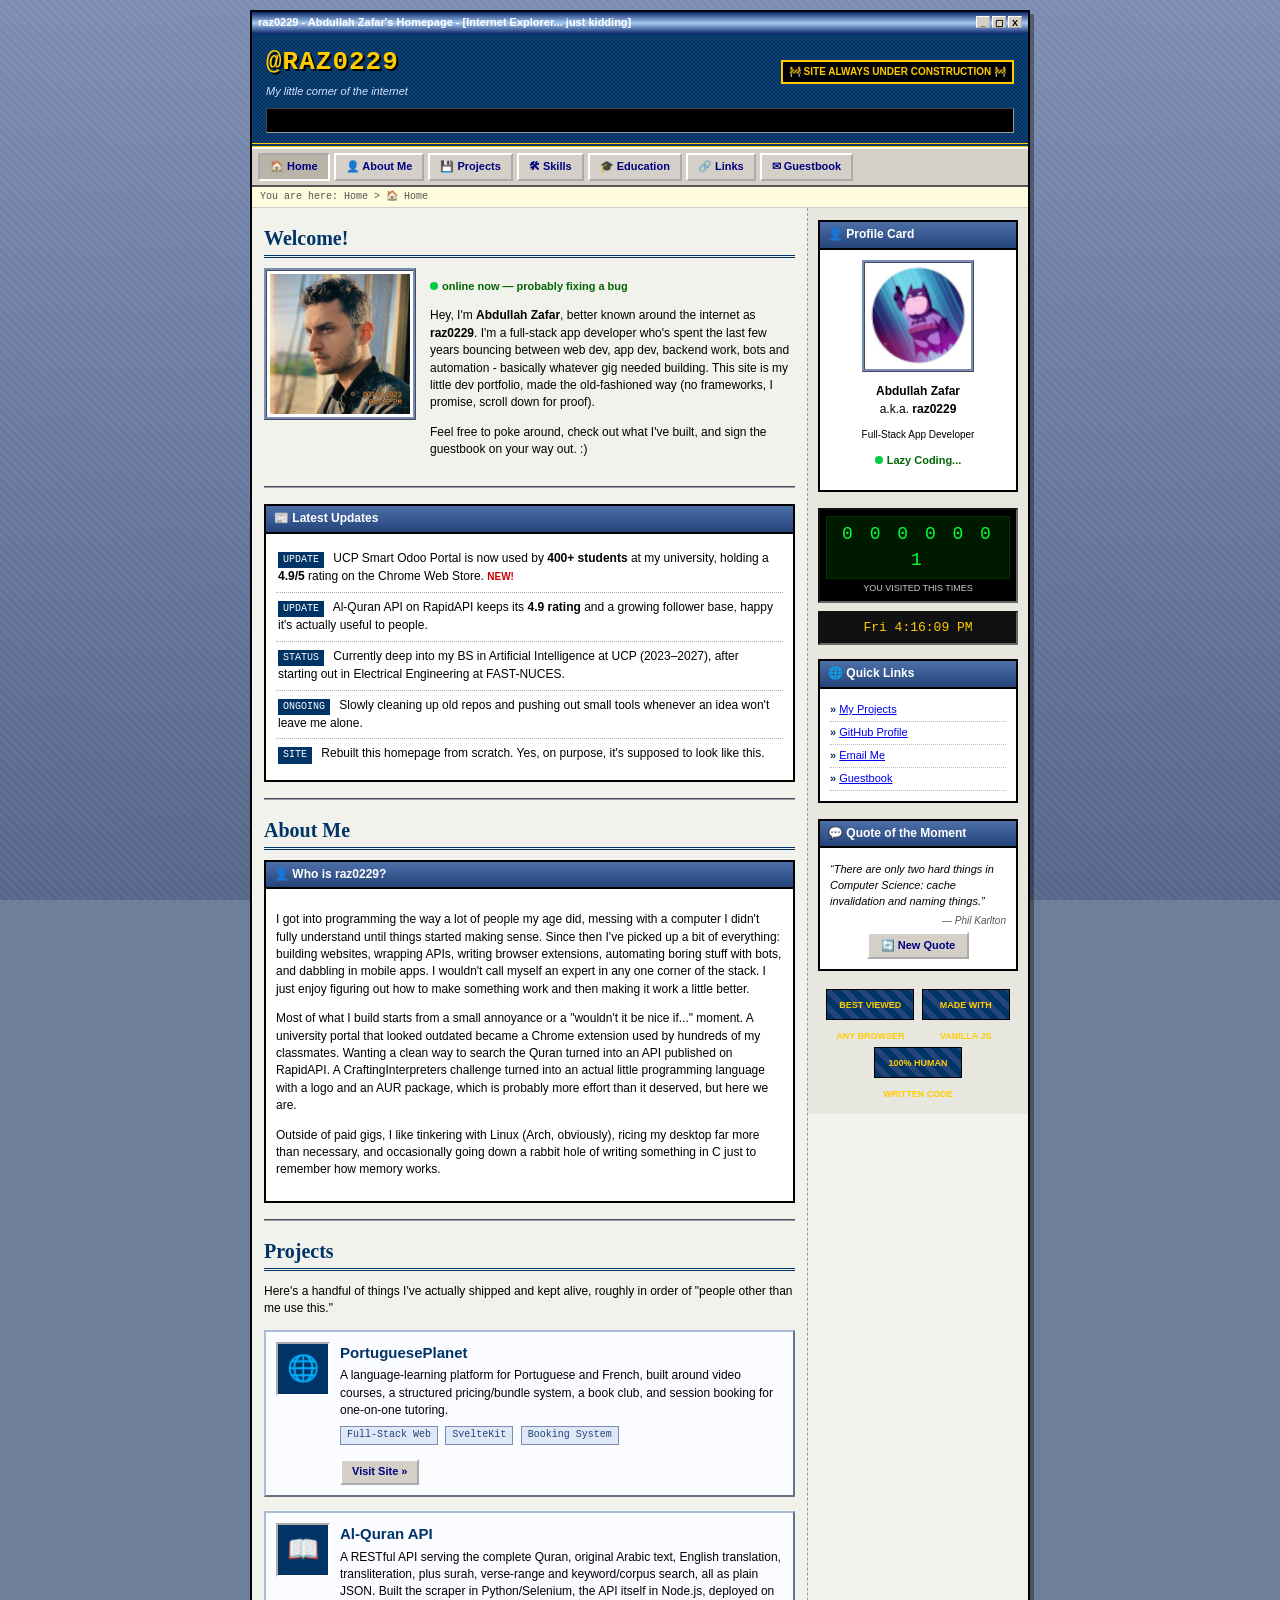
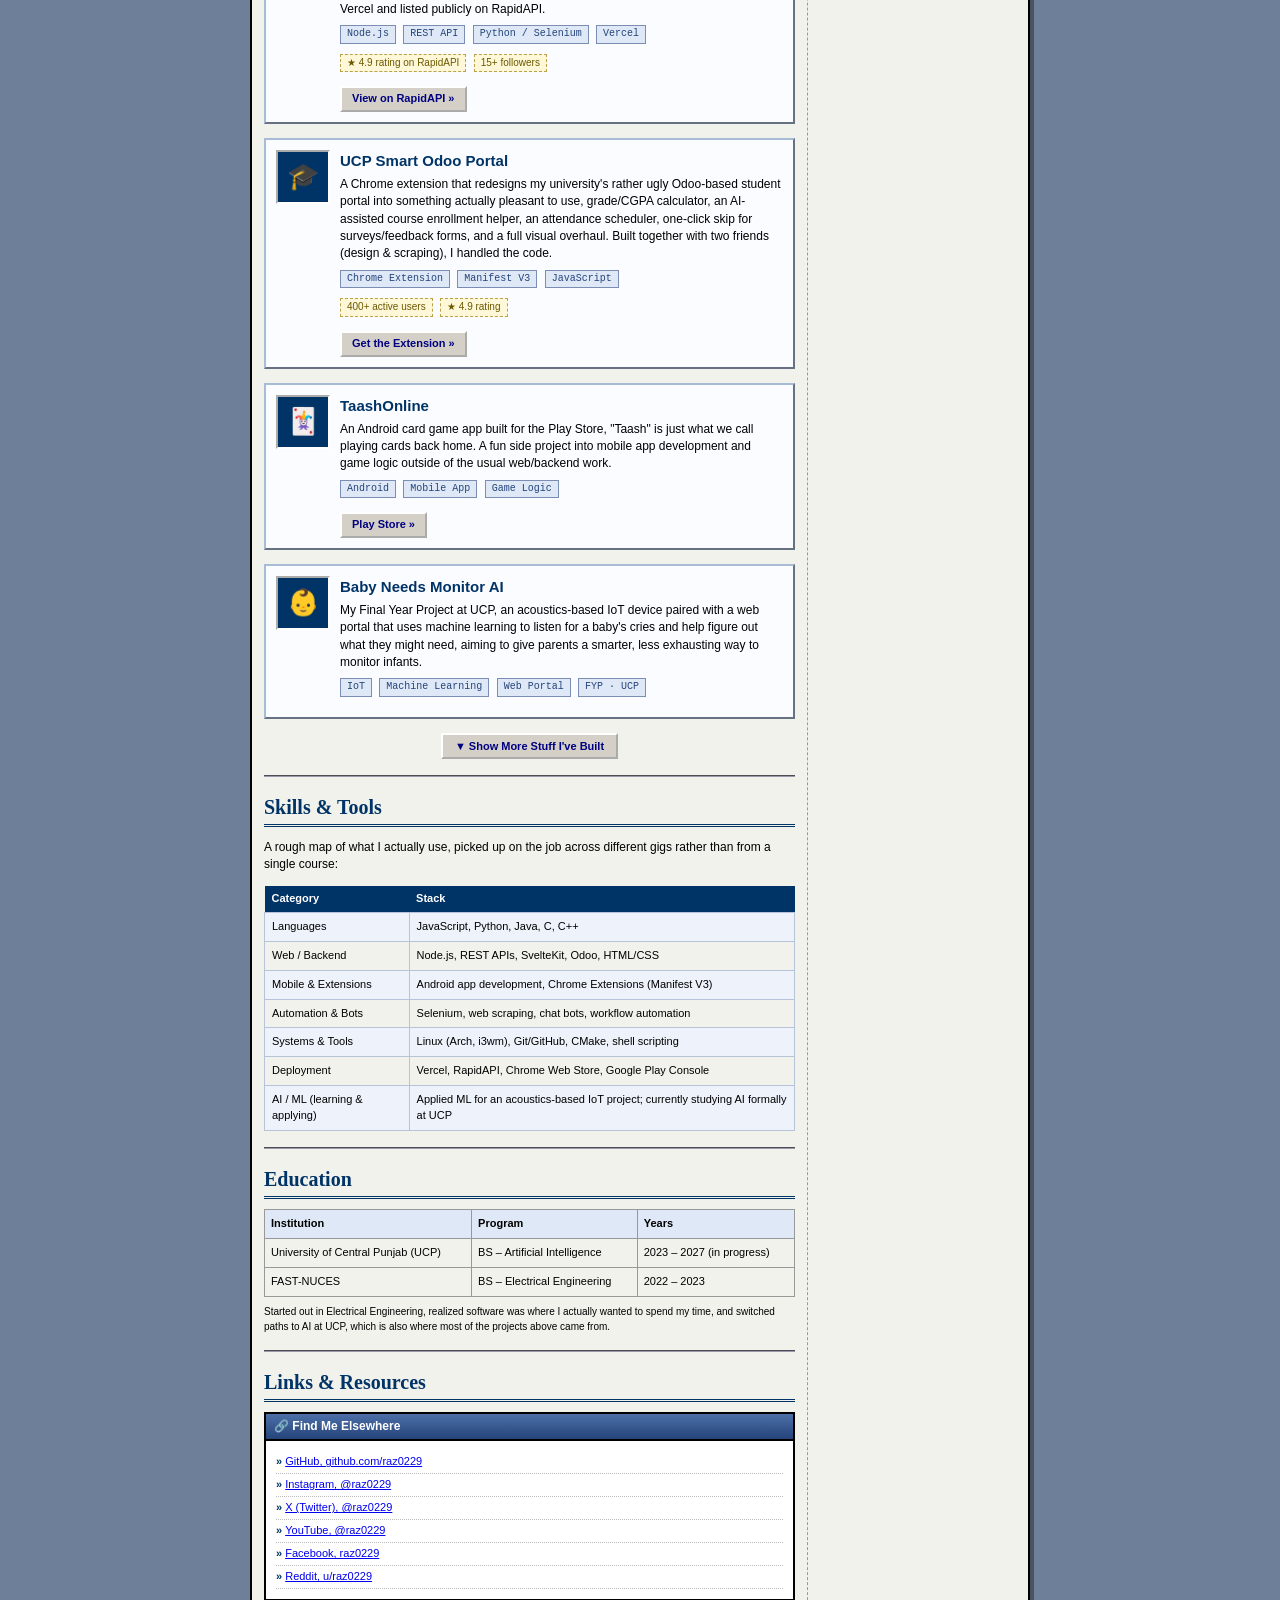
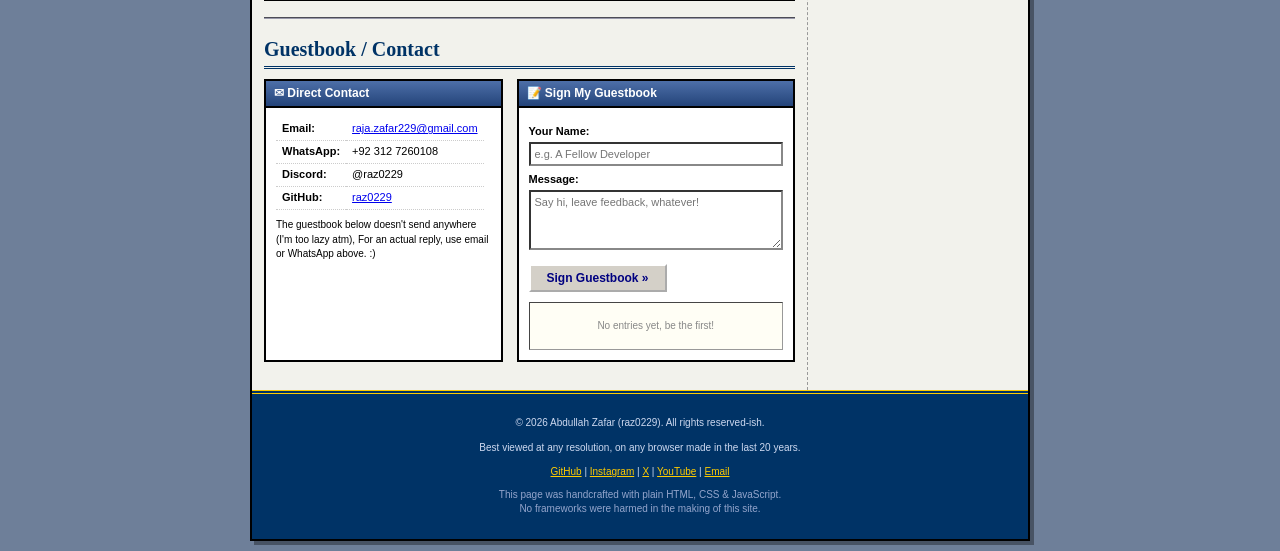
<file: index.html>
<!DOCTYPE html>
<html lang="en">
<head>
<meta charset="UTF-8">
<meta name="viewport" content="width=device-width, initial-scale=1.0">
<title>Abdullah Zafar (raz0229) :: Developer's Homepage</title>
<meta name="description" content="The official homepage of Abdullah Zafar, a.k.a raz0229 - full-stack app developer.">
<link rel="stylesheet" href="style.css">
</head>
<body>

<!-- ===================== FAKE LOADING SPLASH ===================== -->
<div id="loadingSplash">
  <div>LOADING RAZ0229.GITHUB>IO<span class="blinker">_</span></div>
  <div class="loadBarOuter"><div class="loadBarInner" id="loadBarInner"></div></div>
  <button id="skipLoading" type="button">skip intro »</button>
</div>

<div id="pageWrapper">

  <!-- fake browser-window title bar, just for the vibe -->
  <div class="fakeTitleBar">
    <span>raz0229 - Abdullah Zafar's Homepage - [Internet Explorer... just kidding]</span>
    <span class="winBtns"><span>_</span><span>▢</span><span>X</span></span>
  </div>

  <!-- ===================== HEADER ===================== -->
  <header id="siteHeader">
    <div class="headerTop">
      <div class="logoBlock">
        <h1>@RAZ0229</h1>
        <p class="tagline">My little corner of the internet</p>
      </div>
      <div class="underConstruction">
        🚧 SITE ALWAYS UNDER CONSTRUCTION <span class="blinker">🚧</span>
      </div>
    </div>
    <div class="tickerBar">
      <span class="tickerTrack">
        Welcome to my homepage! &nbsp;•&nbsp; UCP Smart Portal just crossed 400+ students &nbsp;•&nbsp;
        Al-Quran API is live on RapidAPI with a 4.9 rating &nbsp;•&nbsp;
        Currently studying BS Artificial Intelligence at UCP &nbsp;•&nbsp;
        Thanks for stopping by, don't forget to sign my guestbook! &nbsp;•&nbsp;
      </span>
    </div>
  </header>

  <!-- ===================== NAV ===================== -->
  <button class="navToggle" id="navToggle" type="button">☰ Menu</button>
  <nav id="mainNav">
    <ul id="navList">
      <li><a class="navBtn active" href="#home">🏠 Home</a></li>
      <li><a class="navBtn" href="#about">👤 About Me</a></li>
      <li><a class="navBtn" href="#projects">💾 Projects</a></li>
      <li><a class="navBtn" href="#skills">🛠 Skills</a></li>
      <li><a class="navBtn" href="#education">🎓 Education</a></li>
      <li><a class="navBtn" href="#links">🔗 Links</a></li>
      <li><a class="navBtn" href="#contact">✉ Guestbook</a></li>
    </ul>
  </nav>
  <div class="breadcrumb">You are here: <span id="breadcrumbText">Home > 🏠 Home</span></div>

  <!-- ===================== CONTENT ===================== -->
  <div class="contentArea">

    <!-- ---------------- MAIN COLUMN ---------------- -->
    <main id="mainColumn">

      <section id="home">
        <h2 class="sectionHeading">Welcome!</h2>
        <div class="welcomeRow">
          <div class="pfpFrame">
            <img src="raz-photo.jpg" alt="Photo of Abdullah Zafar">
          </div>
          <div class="welcomeText">
            <p class="statusLine"><span class="dot"></span>online now &mdash; probably fixing a bug</p>
            <p>Hey, I'm <b>Abdullah Zafar</b>, better known around the internet as <b>raz0229</b>. I'm a
            full-stack app developer who's spent the last few years bouncing between web dev, app dev,
            backend work, bots and automation - basically whatever gig needed building. This site is my
            little dev portfolio, made the old-fashioned way (no frameworks, I promise, scroll down for proof).</p>
            <p>Feel free to poke around, check out what I've built, and sign the guestbook on your way out. :)</p>
          </div>
        </div>

        <hr class="old">

        <div class="retroBox">
          <div class="boxTitle">📰 Latest Updates</div>
          <div class="boxBody">
            <ul class="newsList">
              <li><span class="newsDate">UPDATE</span> UCP Smart Odoo Portal is now used by <b>400+ students</b> at my university, holding a <b>4.9/5</b> rating on the Chrome Web Store. <span class="newTag">NEW!</span></li>
              <li><span class="newsDate">UPDATE</span> Al-Quran API on RapidAPI keeps its <b>4.9 rating</b> and a growing follower base, happy it's actually useful to people.</li>
              <li><span class="newsDate">STATUS</span> Currently deep into my BS in Artificial Intelligence at UCP (2023–2027), after starting out in Electrical Engineering at FAST-NUCES.</li>
              <li><span class="newsDate">ONGOING</span> Slowly cleaning up old repos and pushing out small tools whenever an idea won't leave me alone.</li>
              <li><span class="newsDate">SITE</span> Rebuilt this homepage from scratch. Yes, on purpose, it's supposed to look like this.</li>
            </ul>
          </div>
        </div>
      </section>

      <hr class="old">

      <section id="about">
        <h2 class="sectionHeading">About Me</h2>
        <div class="retroBox">
          <div class="boxTitle">👤 Who is raz0229?</div>
          <div class="boxBody">
            <p>I got into programming the way a lot of people my age did, messing with a computer I didn't
            fully understand until things started making sense. Since then I've picked up a bit of
            everything: building websites, wrapping APIs, writing browser extensions, automating boring
            stuff with bots, and dabbling in mobile apps. I wouldn't call myself an expert in any one
            corner of the stack. I just enjoy figuring out how to make something work and then making it
            work a little better.</p>
            <p>Most of what I build starts from a small annoyance or a "wouldn't it be nice if..." moment.
            A university portal that looked outdated became a Chrome extension used by hundreds of my
            classmates. Wanting a clean way to search the Quran turned into an API published on RapidAPI.
            A CraftingInterpreters challenge turned into an actual little programming language with a
            logo and an AUR package, which is probably more effort than it deserved, but here we are.</p>
            <p>Outside of paid gigs, I like tinkering with Linux (Arch, obviously), ricing my desktop far
            more than necessary, and occasionally going down a rabbit hole of writing something in C just
            to remember how memory works.</p>
          </div>
        </div>
      </section>

      <hr class="old">

      <section id="projects">
        <h2 class="sectionHeading">Projects</h2>
        <p>Here's a handful of things I've actually shipped and kept alive, roughly in order of
        "people other than me use this."</p>

        <!-- PortuguesePlanet -->
        <div class="projectCard">
          <div class="projectIcon">🌐</div>
          <div class="projectInfo">
            <h3>PortuguesePlanet</h3>
            <p>A language-learning platform for Portuguese and French, built around video courses, a
            structured pricing/bundle system, a book club, and session booking for one-on-one tutoring.</p>
            <div class="tagRow">
              <span class="tag">Full-Stack Web</span>
              <span class="tag">SvelteKit</span>
              <span class="tag">Booking System</span>
            </div>
            <a class="visitBtn" href="https://portugueseplanet.com" target="_blank" rel="noopener">Visit Site »</a>
          </div>
        </div>

        <!-- Al-Quran API -->
        <div class="projectCard">
          <div class="projectIcon">📖</div>
          <div class="projectInfo">
            <h3>Al-Quran API</h3>
            <p>A RESTful API serving the complete Quran, original Arabic text, English translation,
            transliteration, plus surah, verse-range and keyword/corpus search, all as plain JSON.
            Built the scraper in Python/Selenium, the API itself in Node.js, deployed on Vercel and
            listed publicly on RapidAPI.</p>
            <div class="tagRow">
              <span class="tag">Node.js</span>
              <span class="tag">REST API</span>
              <span class="tag">Python / Selenium</span>
              <span class="tag">Vercel</span>
            </div>
            <div class="tagRow">
              <span class="statBadge">★ 4.9 rating on RapidAPI</span>
              <span class="statBadge">15+ followers</span>
            </div>
            <a class="visitBtn" href="https://rapidapi.com/raz0229/api/al-quran1" target="_blank" rel="noopener">View on RapidAPI »</a>
          </div>
        </div>

        <!-- UCP Smart Portal -->
        <div class="projectCard">
          <div class="projectIcon">🎓</div>
          <div class="projectInfo">
            <h3>UCP Smart Odoo Portal</h3>
            <p>A Chrome extension that redesigns my university's rather ugly Odoo-based student portal
            into something actually pleasant to use, grade/CGPA calculator, an AI-assisted course
            enrollment helper, an attendance scheduler, one-click skip for surveys/feedback forms, and a
            full visual overhaul. Built together with two friends (design & scraping), I handled the
            code.</p>
            <div class="tagRow">
              <span class="tag">Chrome Extension</span>
              <span class="tag">Manifest V3</span>
              <span class="tag">JavaScript</span>
            </div>
            <div class="tagRow">
              <span class="statBadge">400+ active users</span>
              <span class="statBadge">★ 4.9 rating</span>
            </div>
            <a class="visitBtn" href="https://chromewebstore.google.com/detail/ucp-smart-odoo-portal/ebmcimlgnnbkomlabkhijkblmchjifid" target="_blank" rel="noopener">Get the Extension »</a>
          </div>
        </div>

        <!-- TaashOnline -->
        <div class="projectCard">
          <div class="projectIcon">🃏</div>
          <div class="projectInfo">
            <h3>TaashOnline</h3>
            <p>An Android card game app built for the Play Store, "Taash" is just what we call playing
            cards back home. A fun side project into mobile app development and game logic outside of
            the usual web/backend work.</p>
            <div class="tagRow">
              <span class="tag">Android</span>
              <span class="tag">Mobile App</span>
              <span class="tag">Game Logic</span>
            </div>
            <a class="visitBtn" href="https://play.google.com/store/apps/details?id=com.sheraztech.taash" target="_blank" rel="noopener">Play Store »</a>
          </div>
        </div>

        <!-- Baby Needs Monitor AI -->
        <div class="projectCard">
          <div class="projectIcon">👶</div>
          <div class="projectInfo">
            <h3>Baby Needs Monitor AI</h3>
            <p>My Final Year Project at UCP, an acoustics-based IoT device paired with a web portal that
            uses machine learning to listen for a baby's cries and help figure out what they might need,
            aiming to give parents a smarter, less exhausting way to monitor infants.</p>
            <div class="tagRow">
              <span class="tag">IoT</span>
              <span class="tag">Machine Learning</span>
              <span class="tag">Web Portal</span>
              <span class="tag">FYP · UCP</span>
            </div>
          </div>
        </div>

        <div class="center" style="margin: 14px 0;">
          <button class="toggleBtn" id="moreProjectsBtn" type="button">▼ Show More Stuff I've Built</button>
        </div>

        <div id="moreProjectsWrap">
          <div class="retroBox">
            <div class="boxTitle">🗃 More From the Repo Pile</div>
            <div class="boxBody">

              <div class="miniProject">
                <h4>🧪 PavaLang</h4>
                <p>A dynamically-typed, tree-walking interpreter written entirely in Java, variables,
                user-defined functions with default arguments, closures, control flow, arrays, modules,
                and a set of built-in functions, all following the classic CraftingInterpreters challenge.
                Even ships as an actual installable package for Arch Linux (AUR) and Snap. Yes, I made a
                whole programming language for fun.
                <a href="https://github.com/raz0229/pavalang" target="_blank" rel="noopener">GitHub →</a></p>
              </div>

              <div class="miniProject">
                <h4>🐚 Badmash Shell</h4>
                <p>A minimal Unix-like shell written in C from scratch: command execution, pipelines,
                I/O redirection, background processes, command history and auto-completion, all built on
                top of a custom lexer and <code>fork()</code>/<code>execvp()</code> execution engine.
                <a href="https://github.com/raz0229/badmash-shell" target="_blank" rel="noopener">GitHub →</a></p>
              </div>

              <div class="miniProject">
                <h4>🧩 Prompt-GPT Extension</h4>
                <p>A Chrome extension that turns any text field on the web into a ChatGPT prompt box,
                complete with speaking and listening abilities so you can talk to it directly.
                <a href="https://github.com/raz0229/prompt-gpt-extension" target="_blank" rel="noopener">GitHub →</a></p>
              </div>

              <div class="miniProject">
                <h4>🤖 Python Instagram Command Bot</h4>
                <p>A Selenium-driven Instagram bot with a dozen chat commands, translation, Wikipedia
                lookups, quotes, image search and more, plus a separate chat mode for automatic DM
                replies. An extended fork of an earlier WhatsApp bot I wrote.
                <a href="https://github.com/raz0229/python-instagram-command-bot" target="_blank" rel="noopener">GitHub →</a></p>
              </div>

              <div class="miniProject" style="border-bottom:none;">
                <h4>🖥 .dotfiles</h4>
                <p>My personal Arch Linux + i3wm configuration, because apparently rebuilding your own
                desktop environment from scratch is a completely normal way to spend a weekend.
                <a href="https://github.com/raz0229/.dotfiles" target="_blank" rel="noopener">GitHub →</a></p>
              </div>

            </div>
          </div>
        </div>
      </section>

      <hr class="old">

      <section id="skills">
        <h2 class="sectionHeading">Skills &amp; Tools</h2>
        <p>A rough map of what I actually use, picked up on the job across different gigs rather than
        from a single course:</p>
        <table class="skillsTable">
          <tr><th>Category</th><th>Stack</th></tr>
          <tr>
            <td>Languages</td>
            <td>JavaScript, Python, Java, C, C++</td>
          </tr>
          <tr>
            <td>Web / Backend</td>
            <td>Node.js, REST APIs, SvelteKit, Odoo, HTML/CSS</td>
          </tr>
          <tr>
            <td>Mobile &amp; Extensions</td>
            <td>Android app development, Chrome Extensions (Manifest V3)</td>
          </tr>
          <tr>
            <td>Automation &amp; Bots</td>
            <td>Selenium, web scraping, chat bots, workflow automation</td>
          </tr>
          <tr>
            <td>Systems &amp; Tools</td>
            <td>Linux (Arch, i3wm), Git/GitHub, CMake, shell scripting</td>
          </tr>
          <tr>
            <td>Deployment</td>
            <td>Vercel, RapidAPI, Chrome Web Store, Google Play Console</td>
          </tr>
          <tr>
            <td>AI / ML (learning &amp; applying)</td>
            <td>Applied ML for an acoustics-based IoT project; currently studying AI formally at UCP</td>
          </tr>
        </table>
      </section>

      <hr class="old">

      <section id="education">
        <h2 class="sectionHeading">Education</h2>
        <table class="eduTable">
          <tr>
            <th>Institution</th>
            <th>Program</th>
            <th>Years</th>
          </tr>
          <tr>
            <td>University of Central Punjab (UCP)</td>
            <td>BS – Artificial Intelligence</td>
            <td>2023 – 2027 (in progress)</td>
          </tr>
          <tr>
            <td>FAST-NUCES</td>
            <td>BS – Electrical Engineering</td>
            <td>2022 – 2023</td>
          </tr>
        </table>
        <p class="small" style="margin-top:8px;">Started out in Electrical Engineering, realized software
        was where I actually wanted to spend my time, and switched paths to AI at UCP, which is also
        where most of the projects above came from.</p>
      </section>

      <hr class="old">

      <section id="links">
        <h2 class="sectionHeading">Links &amp; Resources</h2>
        <div class="retroBox">
          <div class="boxTitle">🔗 Find Me Elsewhere</div>
          <div class="boxBody">
            <ul class="linkList">
              <li><a href="https://github.com/raz0229" target="_blank" rel="noopener">GitHub, github.com/raz0229</a></li>
              <li><a href="https://instagram.com/raz0229" target="_blank" rel="noopener">Instagram, @raz0229</a></li>
              <li><a href="https://twitter.com/raz0229" target="_blank" rel="noopener">X (Twitter), @raz0229</a></li>
              <li><a href="https://youtube.com/@raz0229" target="_blank" rel="noopener">YouTube, @raz0229</a></li>
              <li><a href="https://facebook.com/raz0229" target="_blank" rel="noopener">Facebook, raz0229</a></li>
              <li><a href="https://reddit.com/u/raz0229" target="_blank" rel="noopener">Reddit, u/raz0229</a></li>
            </ul>
          </div>
        </div>
      </section>

      <hr class="old">

      <section id="contact">
        <h2 class="sectionHeading">Guestbook / Contact</h2>
        <div class="contactGrid">

          <div class="contactList retroBox">
            <div class="boxTitle">✉ Direct Contact</div>
            <div class="boxBody">
              <table>
                <tr><td><b>Email:</b></td><td><a href="mailto:raja.zafar229@gmail.com">raja.zafar229@gmail.com</a></td></tr>
                <tr><td><b>WhatsApp:</b></td><td>+92 312 7260108</td></tr>
                <tr><td><b>Discord:</b></td><td>@raz0229</td></tr>
                <tr><td><b>GitHub:</b></td><td><a href="https://github.com/raz0229" target="_blank" rel="noopener">raz0229</a></td></tr>
              </table>
              <p class="small" style="margin-top:8px;">The guestbook below doesn't send anywhere (I'm too lazy atm), For an
              actual reply, use email or WhatsApp above. :)</p>
            </div>
          </div>

          <form id="guestbookForm" class="retroBox">
            <div class="boxTitle">📝 Sign My Guestbook</div>
            <div class="boxBody">
              <label for="gbName">Your Name:</label>
              <input type="text" id="gbName" maxlength="40" placeholder="e.g. A Fellow Developer">

              <label for="gbMessage">Message:</label>
              <textarea id="gbMessage" maxlength="300" placeholder="Say hi, leave feedback, whatever!"></textarea>

              <button class="submitBtn" type="submit">Sign Guestbook »</button>

              <div id="guestbookEntries">
                <p class="small" style="text-align:center; color:#888;">No entries yet, be the first!</p>
              </div>
            </div>
          </form>

        </div>
      </section>

    </main>

    <!-- ---------------- SIDEBAR ---------------- -->
    <aside id="sidebar">

      <div class="retroBox">
        <div class="boxTitle">👤 Profile Card</div>
        <div class="boxBody center">
          <div class="pfpFrame" style="display:inline-block;">
            <img src="raz-photo-small.jpg" alt="raz0229" style="width:100px;height:100px;">
          </div>
          <p style="margin:6px 0 0 0;"><b>Abdullah Zafar</b><br>a.k.a. <b>raz0229</b></p>
          <p class="small">Full-Stack App Developer</p>
          <p class="statusLine"><span class="dot"></span>Lazy Coding...</p>
        </div>
      </div>

      <div class="counterBox">
        <div class="counterDigits" id="visitorCount">0 0 0 0 0 0 0</div>
        <div class="counterLabel">YOU VISITED THIS TIMES</div>
      </div>

      <div class="clockBox" id="liveClock">--:--:--</div>

      <div class="retroBox" style="margin-top:14px;">
        <div class="boxTitle">🌐 Quick Links</div>
        <div class="boxBody">
          <ul class="linkList">
            <li><a href="#projects">My Projects</a></li>
            <li><a href="https://github.com/raz0229" target="_blank" rel="noopener">GitHub Profile</a></li>
            <li><a href="mailto:raja.zafar229@gmail.com">Email Me</a></li>
            <li><a href="#contact">Guestbook</a></li>
          </ul>
        </div>
      </div>

      <div class="retroBox quoteBox" style="margin-top:14px;">
        <div class="boxTitle">💬 Quote of the Moment</div>
        <div class="boxBody">
          <p id="quoteText">Loading quote...</p>
          <p class="quoteAuthor" id="quoteAuthor"></p>
          <div class="center">
            <button class="toggleBtn" id="newQuoteBtn" type="button">🔄 New Quote</button>
          </div>
        </div>
      </div>

      <div class="badgeRow">
        <span class="fakeBadge88x31">BEST VIEWED<br>ANY BROWSER</span>
        <span class="fakeBadge88x31">MADE WITH<br>VANILLA JS</span>
        <span class="fakeBadge88x31">100% HUMAN<br>WRITTEN CODE</span>
      </div>

    </aside>

  </div>

  <!-- ===================== FOOTER ===================== -->
  <footer id="siteFooter">
    <p>&copy; <span id="copyrightYear">2026</span> Abdullah Zafar (raz0229). All rights reserved-ish.</p>
    <p>Best viewed at any resolution, on any browser made in the last 20 years.</p>
    <div class="footerBadges">
      <a href="https://github.com/raz0229" target="_blank" rel="noopener">GitHub</a> |
      <a href="https://instagram.com/raz0229" target="_blank" rel="noopener">Instagram</a> |
      <a href="https://twitter.com/raz0229" target="_blank" rel="noopener">X</a> |
      <a href="https://youtube.com/@raz0229" target="_blank" rel="noopener">YouTube</a> |
      <a href="mailto:raja.zafar229@gmail.com">Email</a>
    </div>
    <p class="fineprint">This page was handcrafted with plain HTML, CSS &amp; JavaScript.<br>No frameworks were harmed in the making of this site.</p>
  </footer>

</div>

<!-- ===================== RETRO ALERT POPUP ===================== -->
<div class="retroAlertOverlay" id="retroAlertOverlay">
  <div class="retroAlertBox">
    <div class="retroAlertTitle">raz0229.net says:</div>
    <div class="retroAlertBody" id="retroAlertMessage">Message here</div>
    <div class="retroAlertBtnWrap">
      <button id="retroAlertOk" type="button">OK</button>
    </div>
  </div>
</div>

<script src="script.js"></script>
</body>
</html>
</file>
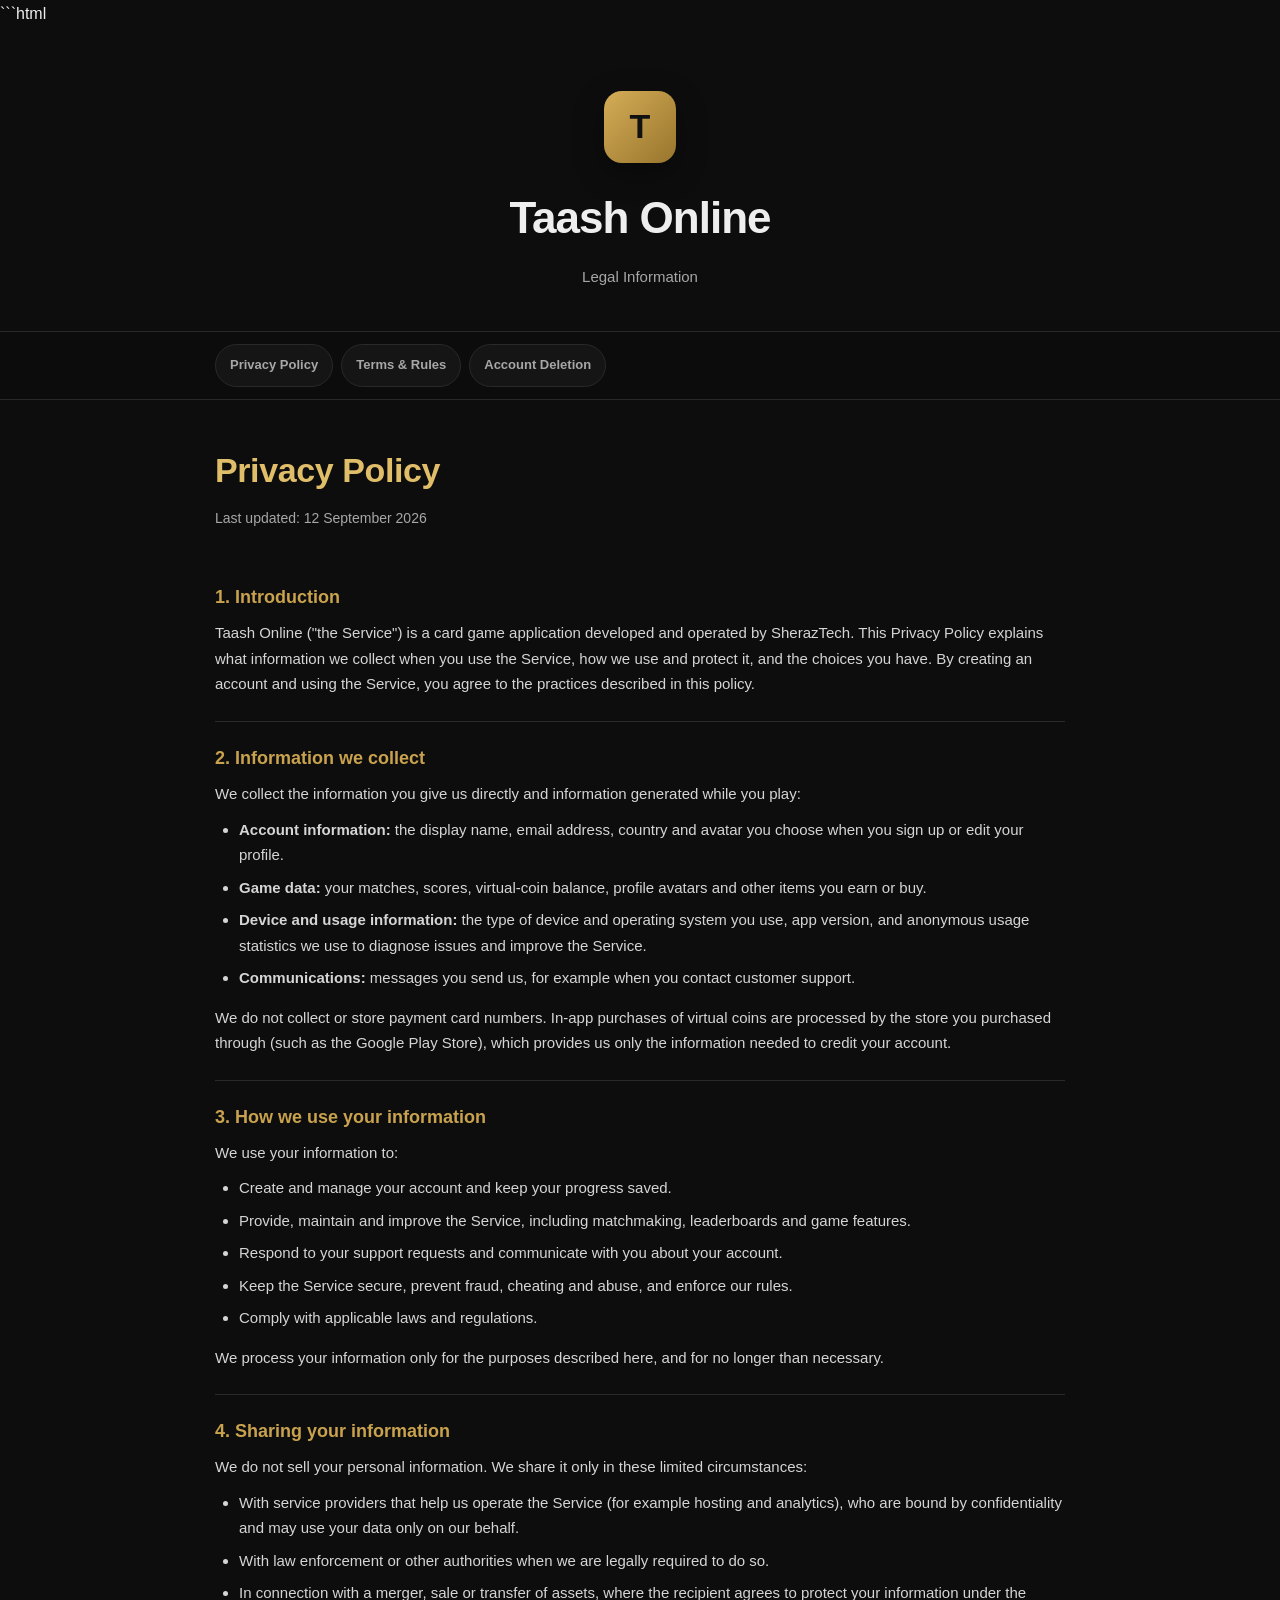
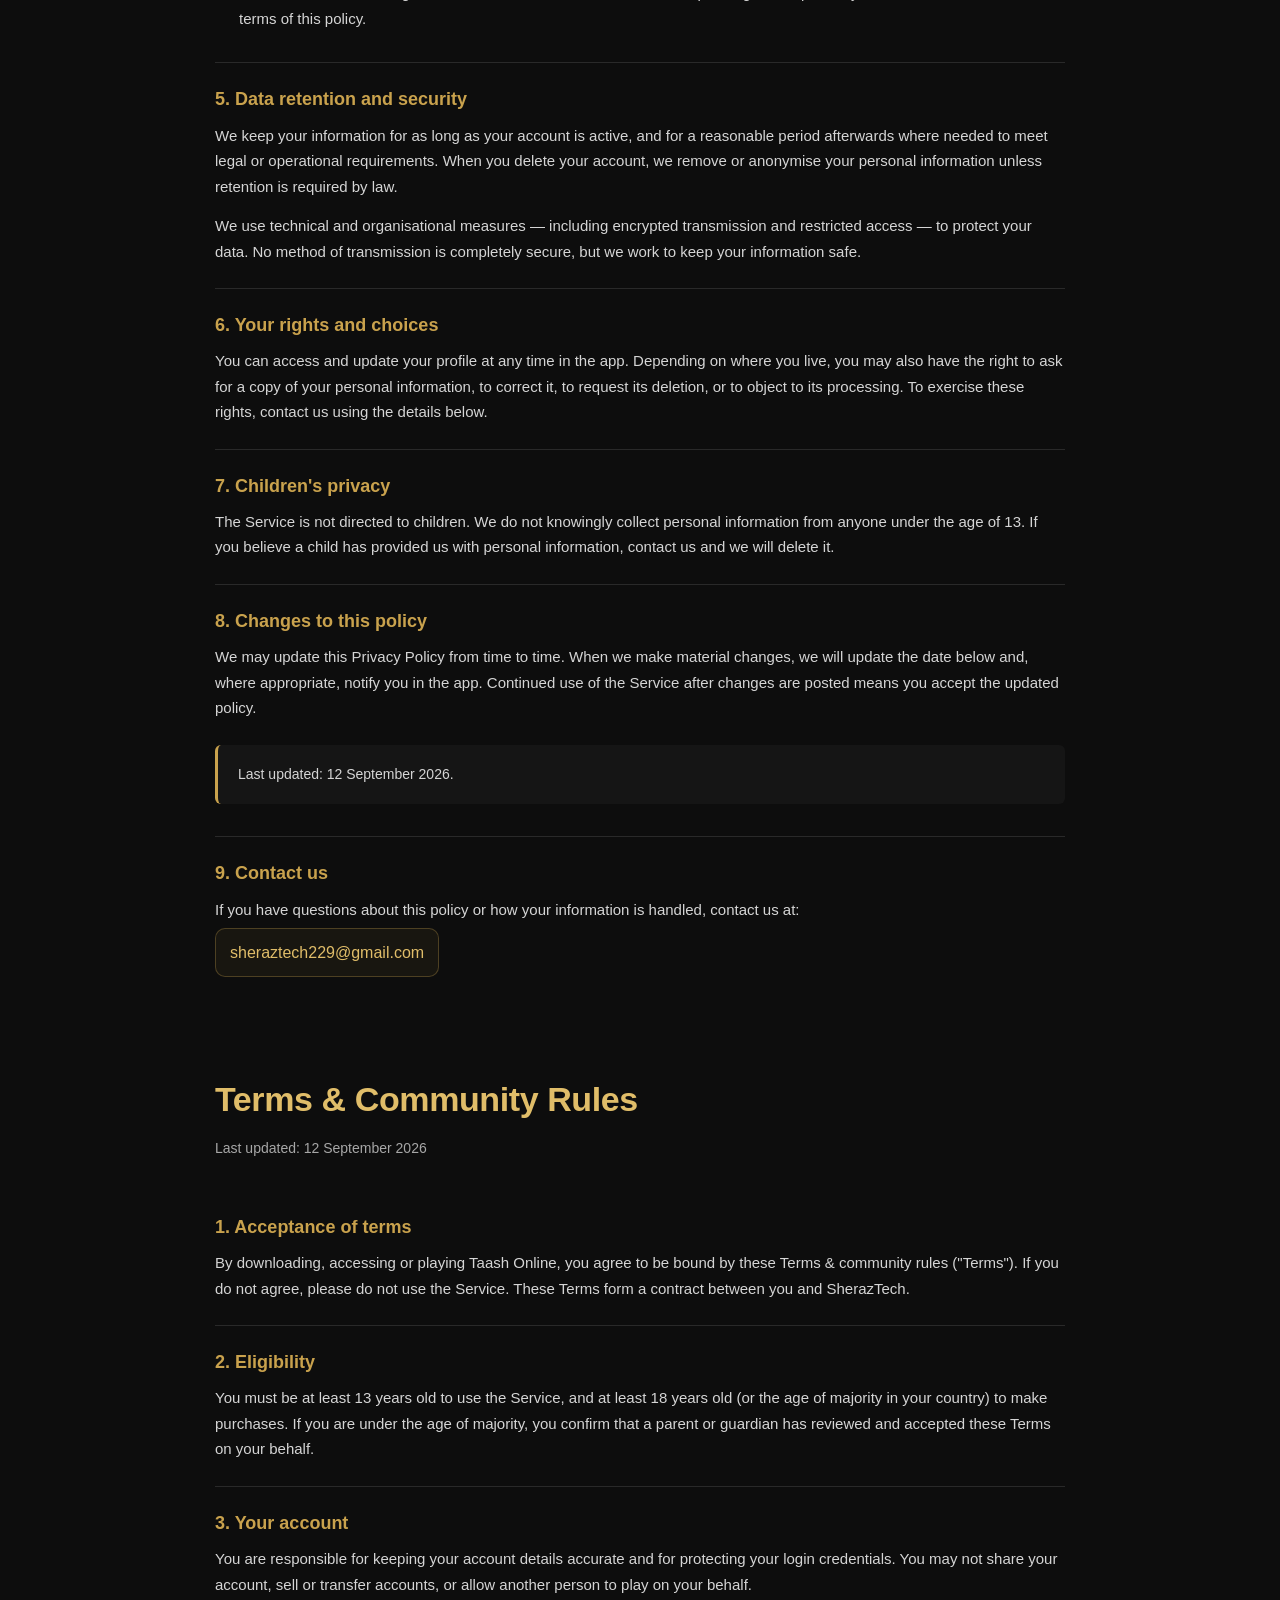
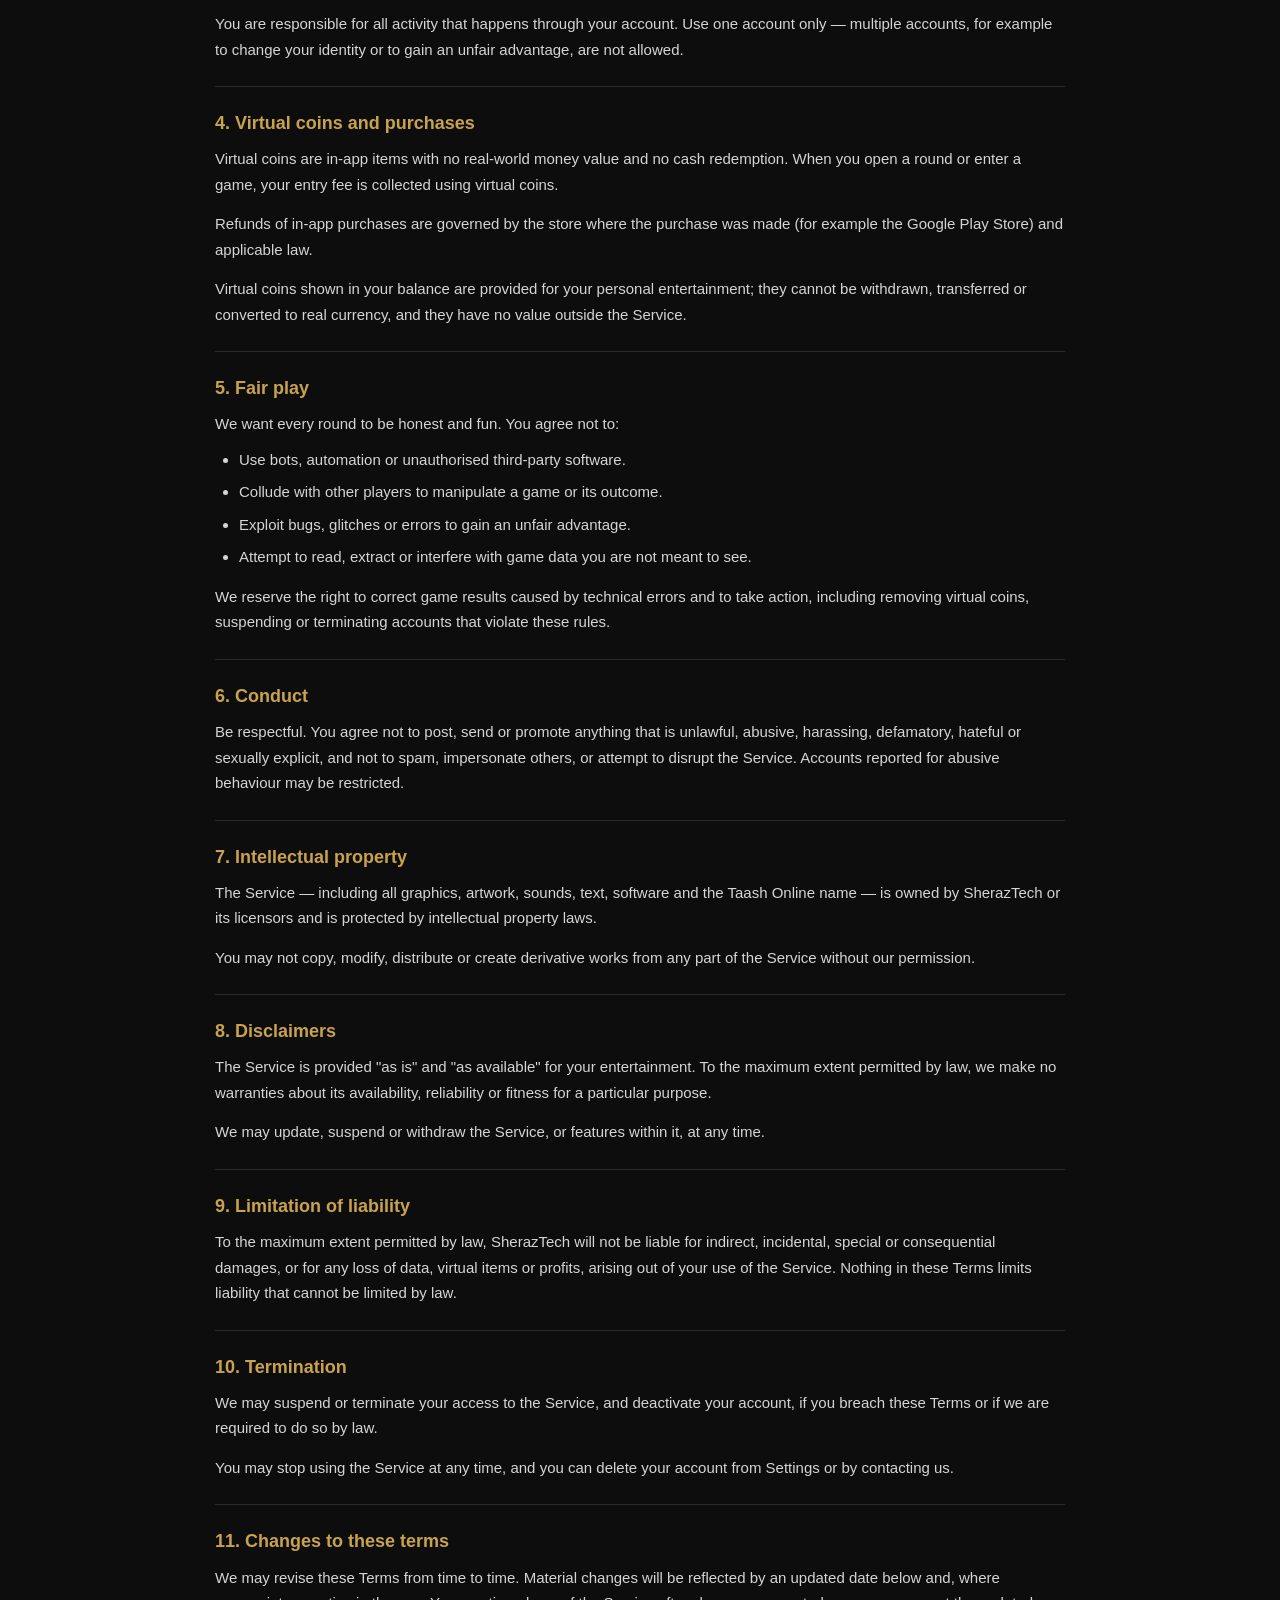
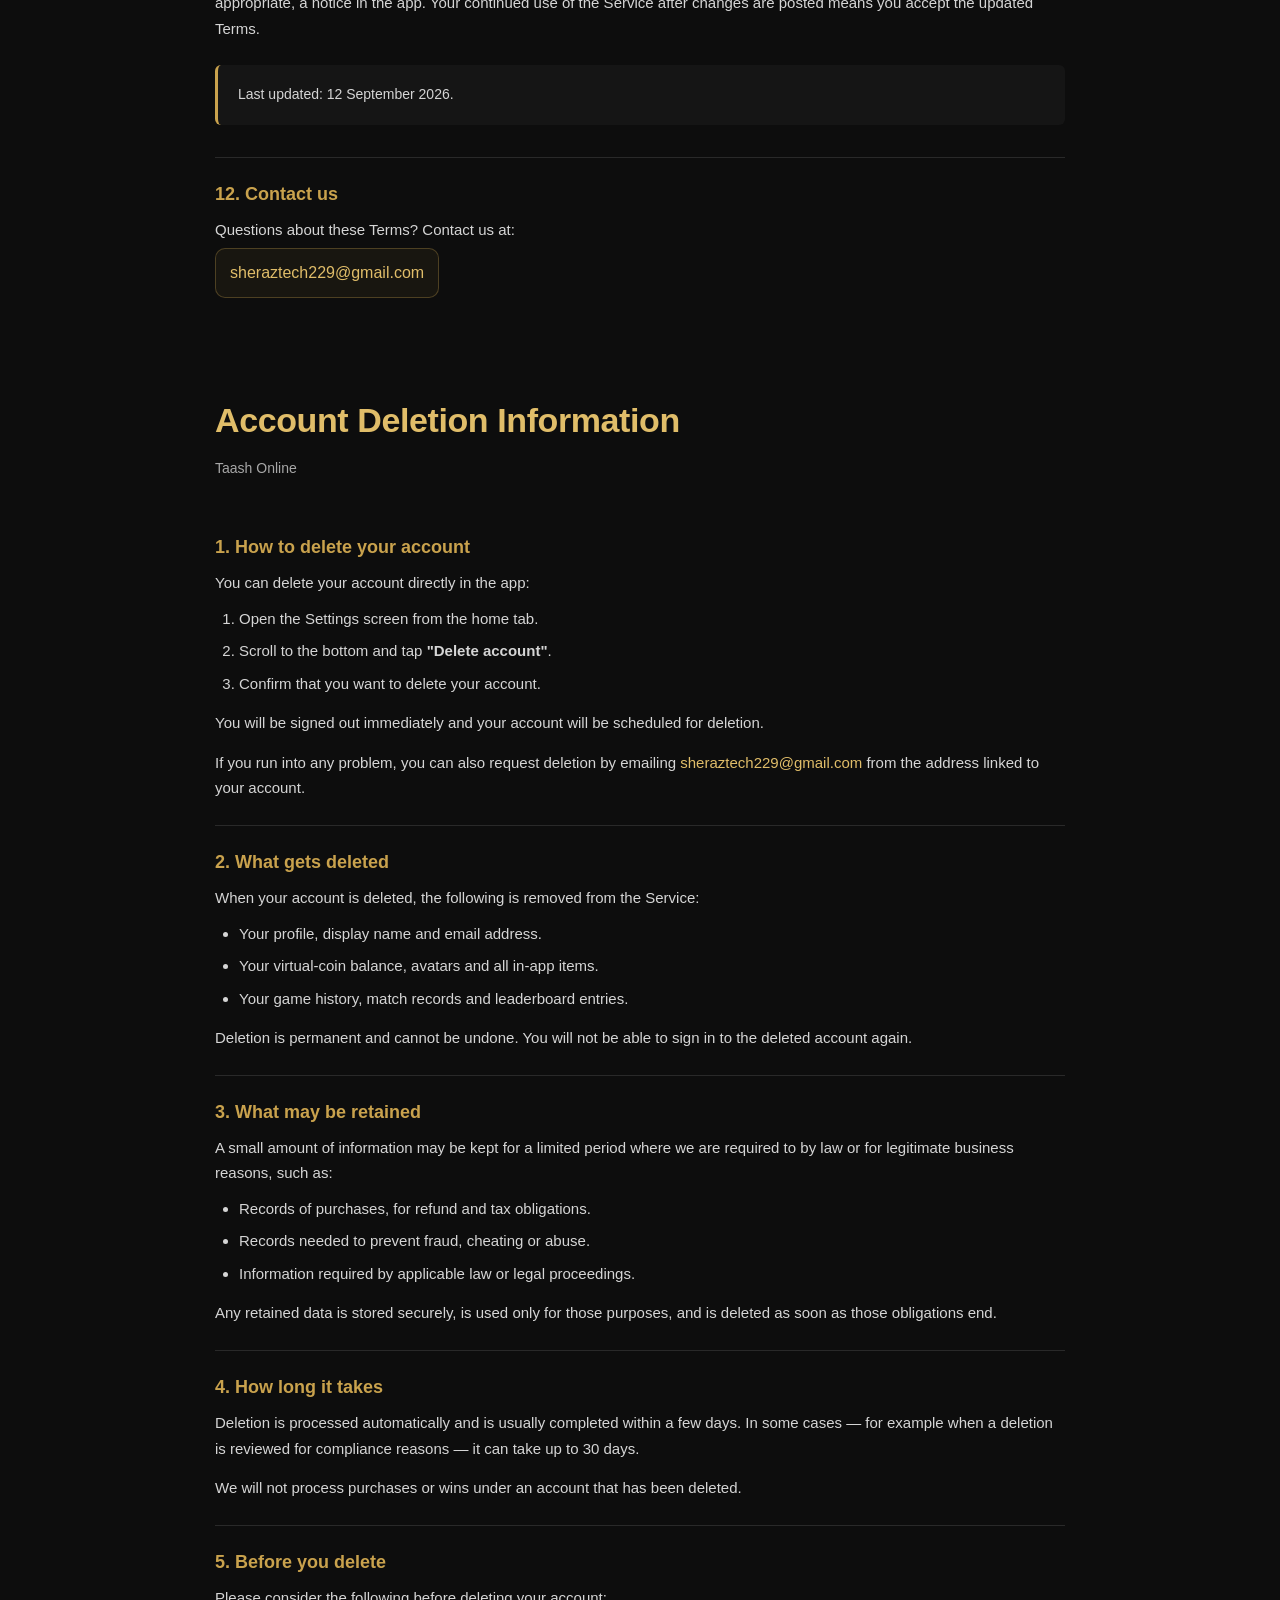
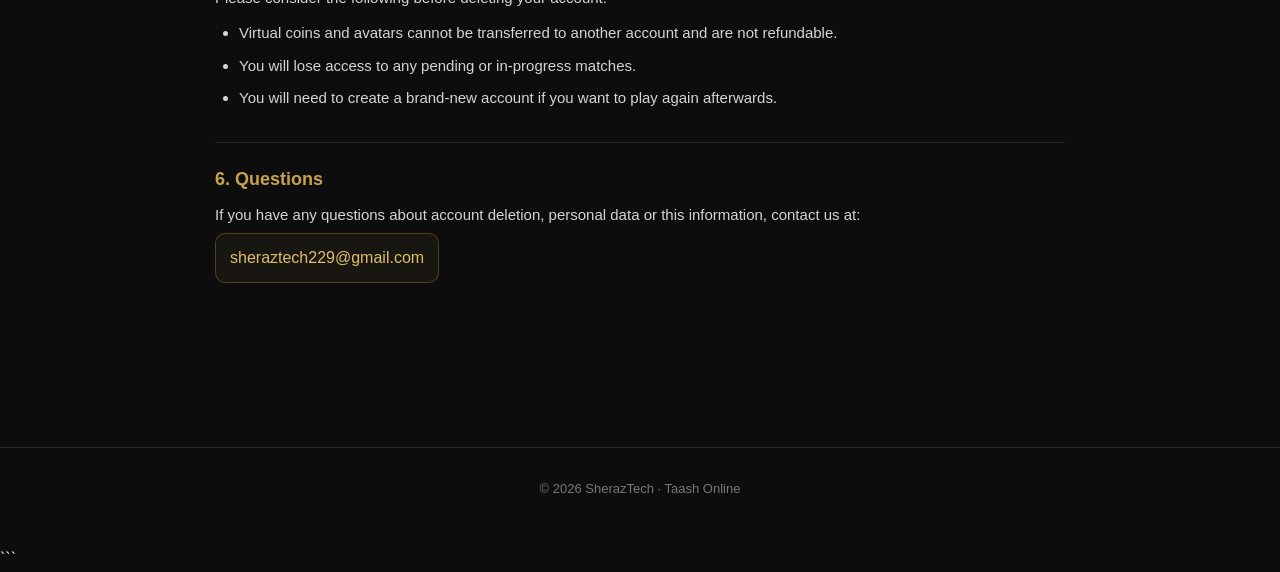
<file: assets/index.html>
```html
<!DOCTYPE html>
<html lang="en">
<head>
  <meta charset="UTF-8">
  <meta name="viewport" content="width=device-width, initial-scale=1.0">
  <meta name="description" content="Taash Online Privacy Policy, Terms & Community Rules, and Account Deletion Information.">
  <title>Taash Online — Legal</title>

  <style>
    :root {
      --bg: #0d0d0d;
      --surface: #151515;
      --surface-hover: #1c1c1c;
      --border: #292929;
      --gold: #c9a24d;
      --gold-light: #e0bd69;
      --text: #eeeeee;
      --muted: #a7a7a7;
      --max-width: 850px;
    }

    * {
      box-sizing: border-box;
    }

    html {
      scroll-behavior: smooth;
    }

    body {
      margin: 0;
      background: var(--bg);
      color: var(--text);
      font-family:
        Inter,
        -apple-system,
        BlinkMacSystemFont,
        "Segoe UI",
        Roboto,
        Helvetica,
        Arial,
        sans-serif;
      line-height: 1.7;
    }

    a {
      color: var(--gold-light);
      text-decoration: none;
    }

    a:hover {
      text-decoration: underline;
    }

    .container {
      width: min(100% - 32px, var(--max-width));
      margin: 0 auto;
    }

    header {
      padding: 64px 0 42px;
      text-align: center;
      border-bottom: 1px solid var(--border);
    }

    .logo {
      width: 72px;
      height: 72px;
      margin: 0 auto 18px;
      border-radius: 18px;
      background: linear-gradient(135deg, #d5ad57, #98752d);
      display: flex;
      align-items: center;
      justify-content: center;
      color: #111;
      font-size: 34px;
      font-weight: 900;
      box-shadow: 0 10px 30px rgba(0, 0, 0, 0.35);
    }

    header h1 {
      margin: 0;
      font-size: clamp(30px, 6vw, 44px);
      letter-spacing: -1px;
    }

    header p {
      margin: 8px 0 0;
      color: var(--muted);
      font-size: 15px;
    }

    .tabs {
      position: sticky;
      top: 0;
      z-index: 10;
      background: rgba(13, 13, 13, 0.94);
      backdrop-filter: blur(12px);
      border-bottom: 1px solid var(--border);
    }

    .tabs-inner {
      display: flex;
      gap: 8px;
      overflow-x: auto;
      padding: 12px 0;
      scrollbar-width: none;
    }

    .tabs-inner::-webkit-scrollbar {
      display: none;
    }

    .tab {
      flex: 0 0 auto;
      padding: 9px 14px;
      border: 1px solid var(--border);
      border-radius: 999px;
      background: var(--surface);
      color: var(--muted);
      font-size: 13px;
      font-weight: 600;
    }

    .tab:hover {
      background: var(--surface-hover);
      color: var(--text);
      text-decoration: none;
      border-color: #3a3a3a;
    }

    main {
      padding: 42px 0 70px;
    }

    section.document {
      scroll-margin-top: 80px;
      margin-bottom: 70px;
    }

    .document-header {
      margin-bottom: 30px;
    }

    .document-header h2 {
      margin: 0 0 8px;
      font-size: clamp(25px, 5vw, 34px);
      color: var(--gold-light);
      letter-spacing: -0.4px;
    }

    .document-header p {
      margin: 0;
      color: var(--muted);
      font-size: 14px;
    }

    .legal-section {
      padding: 24px 0;
      border-bottom: 1px solid var(--border);
    }

    .legal-section:last-child {
      border-bottom: none;
    }

    .legal-section h3 {
      margin: 0 0 10px;
      color: var(--gold);
      font-size: 18px;
      line-height: 1.4;
    }

    .legal-section p {
      margin: 0;
      color: #d5d5d5;
      font-size: 15px;
    }

    ul,
    ol {
      margin: 10px 0 0;
      padding-left: 24px;
      color: #d5d5d5;
      font-size: 15px;
    }

    li {
      margin: 7px 0;
    }

    .contact {
      display: inline-block;
      margin-top: 6px;
      padding: 10px 14px;
      border: 1px solid rgba(201, 162, 77, 0.3);
      border-radius: 10px;
      background: rgba(201, 162, 77, 0.06);
    }

    .notice {
      padding: 18px 20px;
      margin: 24px 0 8px;
      border-left: 3px solid var(--gold);
      border-radius: 6px;
      background: var(--surface);
      color: #d5d5d5;
      font-size: 14px;
    }

    footer {
      padding: 30px 0 45px;
      border-top: 1px solid var(--border);
      text-align: center;
      color: #777;
      font-size: 13px;
    }

    @media (max-width: 600px) {
      header {
        padding: 45px 0 32px;
      }

      .container {
        width: min(100% - 24px, var(--max-width));
      }

      main {
        padding-top: 30px;
      }

      .legal-section {
        padding: 20px 0;
      }

      .legal-section p,
      ul,
      ol {
        font-size: 14px;
      }
    }
  </style>
</head>

<body>

<header>
  <div class="container">
    <div class="logo">T</div>
    <h1>Taash Online</h1>
    <p>Legal Information</p>
  </div>
</header>

<nav class="tabs">
  <div class="container tabs-inner">
    <a class="tab" href="#privacy">Privacy Policy</a>
    <a class="tab" href="#terms">Terms & Rules</a>
    <a class="tab" href="#deletion">Account Deletion</a>
  </div>
</nav>

<main>
  <div class="container">

    <!-- ========================= -->
    <!-- PRIVACY POLICY -->
    <!-- ========================= -->

    <section class="document" id="privacy">

      <div class="document-header">
        <h2>Privacy Policy</h2>
        <p>Last updated: 12 September 2026</p>
      </div>

      <div class="legal-section">
        <h3>1. Introduction</h3>
        <p>
          Taash Online ("the Service") is a card game application developed
          and operated by SherazTech. This Privacy Policy explains what
          information we collect when you use the Service, how we use and
          protect it, and the choices you have. By creating an account and
          using the Service, you agree to the practices described in this
          policy.
        </p>
      </div>

      <div class="legal-section">
        <h3>2. Information we collect</h3>
        <p>
          We collect the information you give us directly and information
          generated while you play:
        </p>

        <ul>
          <li>
            <strong>Account information:</strong>
            the display name, email address, country and avatar you choose
            when you sign up or edit your profile.
          </li>

          <li>
            <strong>Game data:</strong>
            your matches, scores, virtual-coin balance, profile avatars and
            other items you earn or buy.
          </li>

          <li>
            <strong>Device and usage information:</strong>
            the type of device and operating system you use, app version,
            and anonymous usage statistics we use to diagnose issues and
            improve the Service.
          </li>

          <li>
            <strong>Communications:</strong>
            messages you send us, for example when you contact customer
            support.
          </li>
        </ul>

        <p style="margin-top: 14px;">
          We do not collect or store payment card numbers. In-app purchases
          of virtual coins are processed by the store you purchased through
          (such as the Google Play Store), which provides us only the
          information needed to credit your account.
        </p>
      </div>

      <div class="legal-section">
        <h3>3. How we use your information</h3>

        <p>We use your information to:</p>

        <ul>
          <li>Create and manage your account and keep your progress saved.</li>
          <li>
            Provide, maintain and improve the Service, including matchmaking,
            leaderboards and game features.
          </li>
          <li>
            Respond to your support requests and communicate with you about
            your account.
          </li>
          <li>
            Keep the Service secure, prevent fraud, cheating and abuse, and
            enforce our rules.
          </li>
          <li>Comply with applicable laws and regulations.</li>
        </ul>

        <p style="margin-top: 14px;">
          We process your information only for the purposes described here,
          and for no longer than necessary.
        </p>
      </div>

      <div class="legal-section">
        <h3>4. Sharing your information</h3>

        <p>
          We do not sell your personal information. We share it only in these
          limited circumstances:
        </p>

        <ul>
          <li>
            With service providers that help us operate the Service
            (for example hosting and analytics), who are bound by
            confidentiality and may use your data only on our behalf.
          </li>

          <li>
            With law enforcement or other authorities when we are legally
            required to do so.
          </li>

          <li>
            In connection with a merger, sale or transfer of assets, where
            the recipient agrees to protect your information under the terms
            of this policy.
          </li>
        </ul>
      </div>

      <div class="legal-section">
        <h3>5. Data retention and security</h3>

        <p>
          We keep your information for as long as your account is active,
          and for a reasonable period afterwards where needed to meet legal
          or operational requirements. When you delete your account, we
          remove or anonymise your personal information unless retention is
          required by law.
        </p>

        <p style="margin-top: 14px;">
          We use technical and organisational measures — including encrypted
          transmission and restricted access — to protect your data. No
          method of transmission is completely secure, but we work to keep
          your information safe.
        </p>
      </div>

      <div class="legal-section">
        <h3>6. Your rights and choices</h3>

        <p>
          You can access and update your profile at any time in the app.
          Depending on where you live, you may also have the right to ask
          for a copy of your personal information, to correct it, to request
          its deletion, or to object to its processing. To exercise these
          rights, contact us using the details below.
        </p>
      </div>

      <div class="legal-section">
        <h3>7. Children's privacy</h3>

        <p>
          The Service is not directed to children. We do not knowingly
          collect personal information from anyone under the age of 13.
          If you believe a child has provided us with personal information,
          contact us and we will delete it.
        </p>
      </div>

      <div class="legal-section">
        <h3>8. Changes to this policy</h3>

        <p>
          We may update this Privacy Policy from time to time. When we make
          material changes, we will update the date below and, where
          appropriate, notify you in the app. Continued use of the Service
          after changes are posted means you accept the updated policy.
        </p>

        <div class="notice">
          Last updated: 12 September 2026.
        </div>
      </div>

      <div class="legal-section">
        <h3>9. Contact us</h3>

        <p>
          If you have questions about this policy or how your information
          is handled, contact us at:
        </p>

        <div class="contact">
          <a href="mailto:sheraztech229@gmail.com">
            sheraztech229@gmail.com
          </a>
        </div>
      </div>

    </section>


    <!-- ========================= -->
    <!-- TERMS & COMMUNITY RULES -->
    <!-- ========================= -->

    <section class="document" id="terms">

      <div class="document-header">
        <h2>Terms & Community Rules</h2>
        <p>Last updated: 12 September 2026</p>
      </div>

      <div class="legal-section">
        <h3>1. Acceptance of terms</h3>

        <p>
          By downloading, accessing or playing Taash Online, you agree to be
          bound by these Terms & community rules ("Terms"). If you do not
          agree, please do not use the Service. These Terms form a contract
          between you and SherazTech.
        </p>
      </div>

      <div class="legal-section">
        <h3>2. Eligibility</h3>

        <p>
          You must be at least 13 years old to use the Service, and at least
          18 years old (or the age of majority in your country) to make
          purchases. If you are under the age of majority, you confirm that
          a parent or guardian has reviewed and accepted these Terms on
          your behalf.
        </p>
      </div>

      <div class="legal-section">
        <h3>3. Your account</h3>

        <p>
          You are responsible for keeping your account details accurate and
          for protecting your login credentials. You may not share your
          account, sell or transfer accounts, or allow another person to
          play on your behalf.
        </p>

        <p style="margin-top: 14px;">
          You are responsible for all activity that happens through your
          account. Use one account only — multiple accounts, for example to
          change your identity or to gain an unfair advantage, are not
          allowed.
        </p>
      </div>

      <div class="legal-section">
        <h3>4. Virtual coins and purchases</h3>

        <p>
          Virtual coins are in-app items with no real-world money value and
          no cash redemption. When you open a round or enter a game, your
          entry fee is collected using virtual coins.
        </p>

        <p style="margin-top: 14px;">
          Refunds of in-app purchases are governed by the store where the
          purchase was made (for example the Google Play Store) and
          applicable law.
        </p>

        <p style="margin-top: 14px;">
          Virtual coins shown in your balance are provided for your personal
          entertainment; they cannot be withdrawn, transferred or converted
          to real currency, and they have no value outside the Service.
        </p>
      </div>

      <div class="legal-section">
        <h3>5. Fair play</h3>

        <p>
          We want every round to be honest and fun. You agree not to:
        </p>

        <ul>
          <li>Use bots, automation or unauthorised third-party software.</li>
          <li>
            Collude with other players to manipulate a game or its outcome.
          </li>
          <li>
            Exploit bugs, glitches or errors to gain an unfair advantage.
          </li>
          <li>
            Attempt to read, extract or interfere with game data you are not
            meant to see.
          </li>
        </ul>

        <p style="margin-top: 14px;">
          We reserve the right to correct game results caused by technical
          errors and to take action, including removing virtual coins,
          suspending or terminating accounts that violate these rules.
        </p>
      </div>

      <div class="legal-section">
        <h3>6. Conduct</h3>

        <p>
          Be respectful. You agree not to post, send or promote anything
          that is unlawful, abusive, harassing, defamatory, hateful or
          sexually explicit, and not to spam, impersonate others, or attempt
          to disrupt the Service. Accounts reported for abusive behaviour
          may be restricted.
        </p>
      </div>

      <div class="legal-section">
        <h3>7. Intellectual property</h3>

        <p>
          The Service — including all graphics, artwork, sounds, text,
          software and the Taash Online name — is owned by SherazTech or its
          licensors and is protected by intellectual property laws.
        </p>

        <p style="margin-top: 14px;">
          You may not copy, modify, distribute or create derivative works
          from any part of the Service without our permission.
        </p>
      </div>

      <div class="legal-section">
        <h3>8. Disclaimers</h3>

        <p>
          The Service is provided "as is" and "as available" for your
          entertainment. To the maximum extent permitted by law, we make no
          warranties about its availability, reliability or fitness for a
          particular purpose.
        </p>

        <p style="margin-top: 14px;">
          We may update, suspend or withdraw the Service, or features within
          it, at any time.
        </p>
      </div>

      <div class="legal-section">
        <h3>9. Limitation of liability</h3>

        <p>
          To the maximum extent permitted by law, SherazTech will not be
          liable for indirect, incidental, special or consequential damages,
          or for any loss of data, virtual items or profits, arising out of
          your use of the Service. Nothing in these Terms limits liability
          that cannot be limited by law.
        </p>
      </div>

      <div class="legal-section">
        <h3>10. Termination</h3>

        <p>
          We may suspend or terminate your access to the Service, and
          deactivate your account, if you breach these Terms or if we are
          required to do so by law.
        </p>

        <p style="margin-top: 14px;">
          You may stop using the Service at any time, and you can delete
          your account from Settings or by contacting us.
        </p>
      </div>

      <div class="legal-section">
        <h3>11. Changes to these terms</h3>

        <p>
          We may revise these Terms from time to time. Material changes will
          be reflected by an updated date below and, where appropriate, a
          notice in the app. Your continued use of the Service after changes
          are posted means you accept the updated Terms.
        </p>

        <div class="notice">
          Last updated: 12 September 2026.
        </div>
      </div>

      <div class="legal-section">
        <h3>12. Contact us</h3>

        <p>
          Questions about these Terms? Contact us at:
        </p>

        <div class="contact">
          <a href="mailto:sheraztech229@gmail.com">
            sheraztech229@gmail.com
          </a>
        </div>
      </div>

    </section>


    <!-- ========================= -->
    <!-- ACCOUNT DELETION -->
    <!-- ========================= -->

    <section class="document" id="deletion">

      <div class="document-header">
        <h2>Account Deletion Information</h2>
        <p>Taash Online</p>
      </div>

      <div class="legal-section">
        <h3>1. How to delete your account</h3>

        <p>
          You can delete your account directly in the app:
        </p>

        <ol>
          <li>Open the Settings screen from the home tab.</li>
          <li>Scroll to the bottom and tap <strong>"Delete account"</strong>.</li>
          <li>Confirm that you want to delete your account.</li>
        </ol>

        <p style="margin-top: 14px;">
          You will be signed out immediately and your account will be
          scheduled for deletion.
        </p>

        <p style="margin-top: 14px;">
          If you run into any problem, you can also request deletion by
          emailing
          <a href="mailto:sheraztech229@gmail.com">
            sheraztech229@gmail.com
          </a>
          from the address linked to your account.
        </p>
      </div>

      <div class="legal-section">
        <h3>2. What gets deleted</h3>

        <p>
          When your account is deleted, the following is removed from the
          Service:
        </p>

        <ul>
          <li>Your profile, display name and email address.</li>
          <li>Your virtual-coin balance, avatars and all in-app items.</li>
          <li>Your game history, match records and leaderboard entries.</li>
        </ul>

        <p style="margin-top: 14px;">
          Deletion is permanent and cannot be undone. You will not be able
          to sign in to the deleted account again.
        </p>
      </div>

      <div class="legal-section">
        <h3>3. What may be retained</h3>

        <p>
          A small amount of information may be kept for a limited period
          where we are required to by law or for legitimate business
          reasons, such as:
        </p>

        <ul>
          <li>Records of purchases, for refund and tax obligations.</li>
          <li>Records needed to prevent fraud, cheating or abuse.</li>
          <li>
            Information required by applicable law or legal proceedings.
          </li>
        </ul>

        <p style="margin-top: 14px;">
          Any retained data is stored securely, is used only for those
          purposes, and is deleted as soon as those obligations end.
        </p>
      </div>

      <div class="legal-section">
        <h3>4. How long it takes</h3>

        <p>
          Deletion is processed automatically and is usually completed within
          a few days. In some cases — for example when a deletion is reviewed
          for compliance reasons — it can take up to 30 days.
        </p>

        <p style="margin-top: 14px;">
          We will not process purchases or wins under an account that has
          been deleted.
        </p>
      </div>

      <div class="legal-section">
        <h3>5. Before you delete</h3>

        <p>
          Please consider the following before deleting your account:
        </p>

        <ul>
          <li>
            Virtual coins and avatars cannot be transferred to another
            account and are not refundable.
          </li>
          <li>
            You will lose access to any pending or in-progress matches.
          </li>
          <li>
            You will need to create a brand-new account if you want to play
            again afterwards.
          </li>
        </ul>
      </div>

      <div class="legal-section">
        <h3>6. Questions</h3>

        <p>
          If you have any questions about account deletion, personal data
          or this information, contact us at:
        </p>

        <div class="contact">
          <a href="mailto:sheraztech229@gmail.com">
            sheraztech229@gmail.com
          </a>
        </div>
      </div>

    </section>

  </div>
</main>

<footer>
  <div class="container">
    © 2026 SherazTech · Taash Online
  </div>
</footer>

</body>
</html>
```
</file>
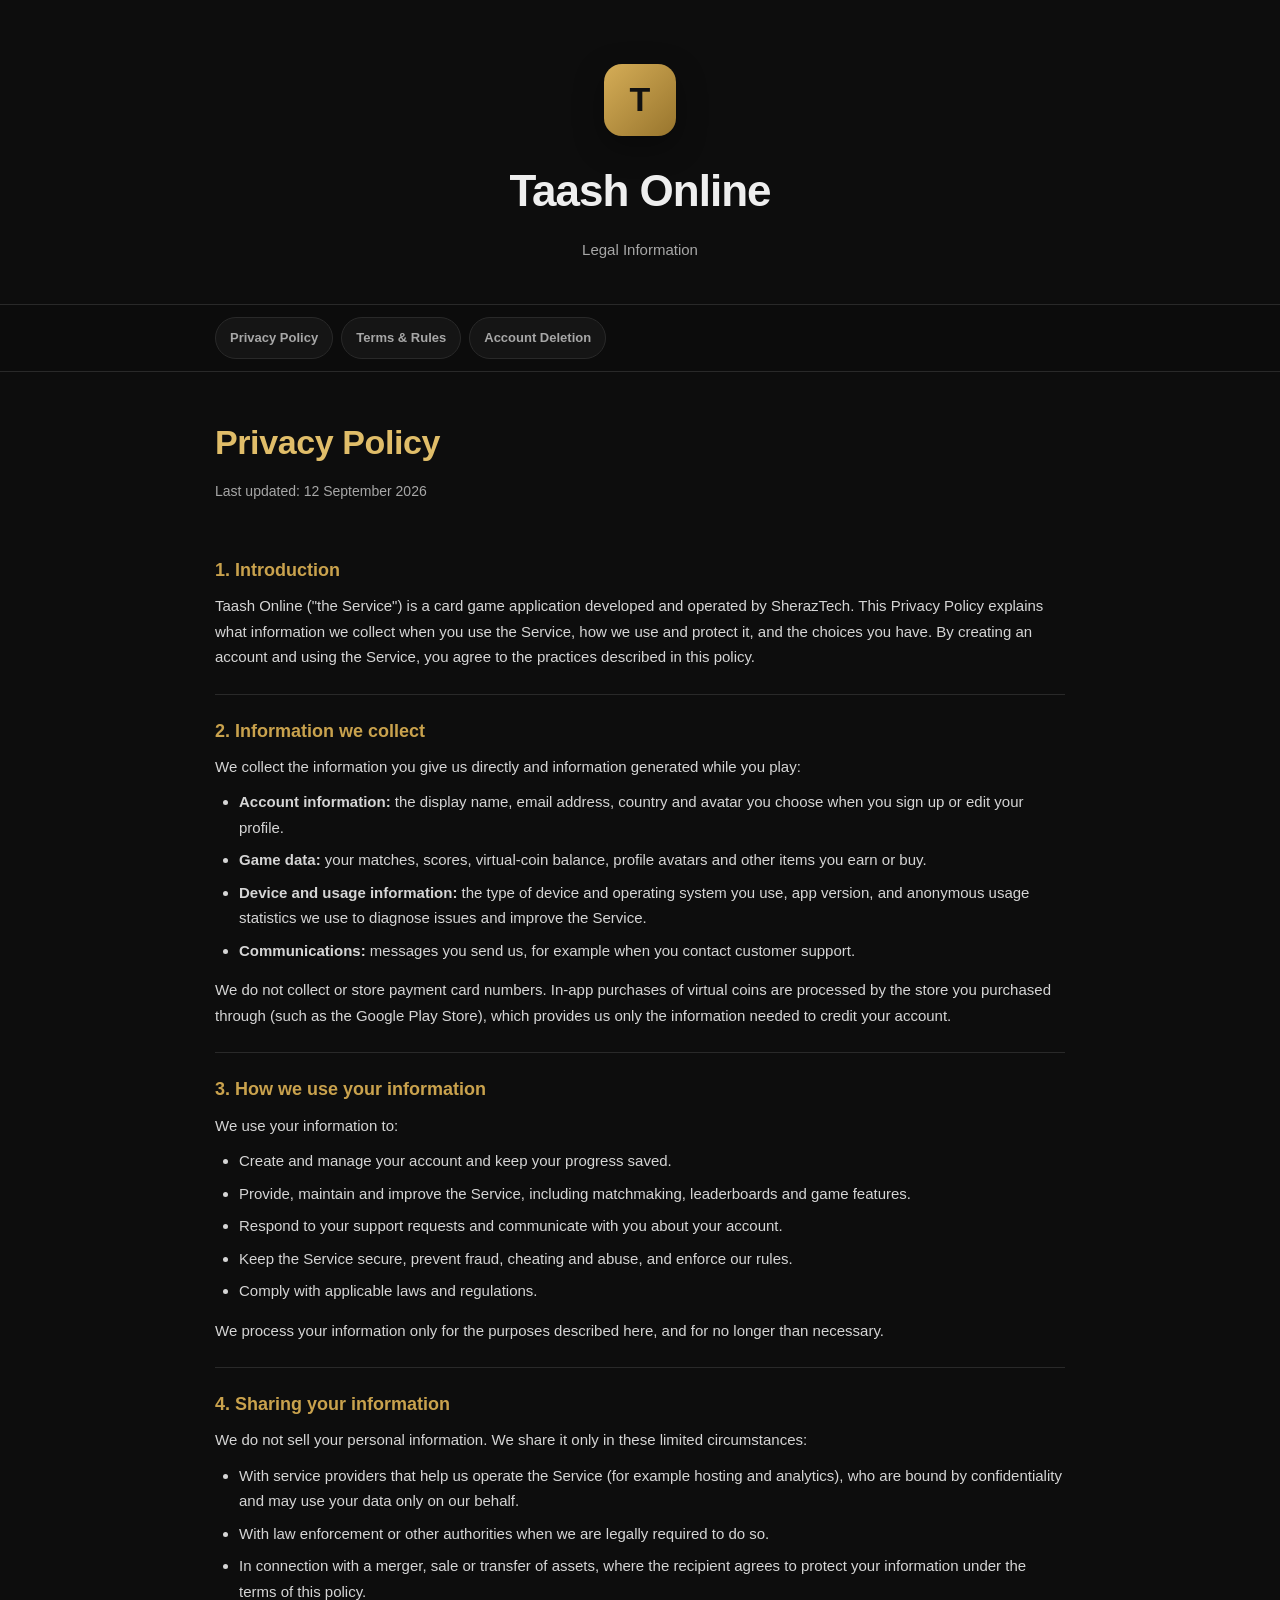
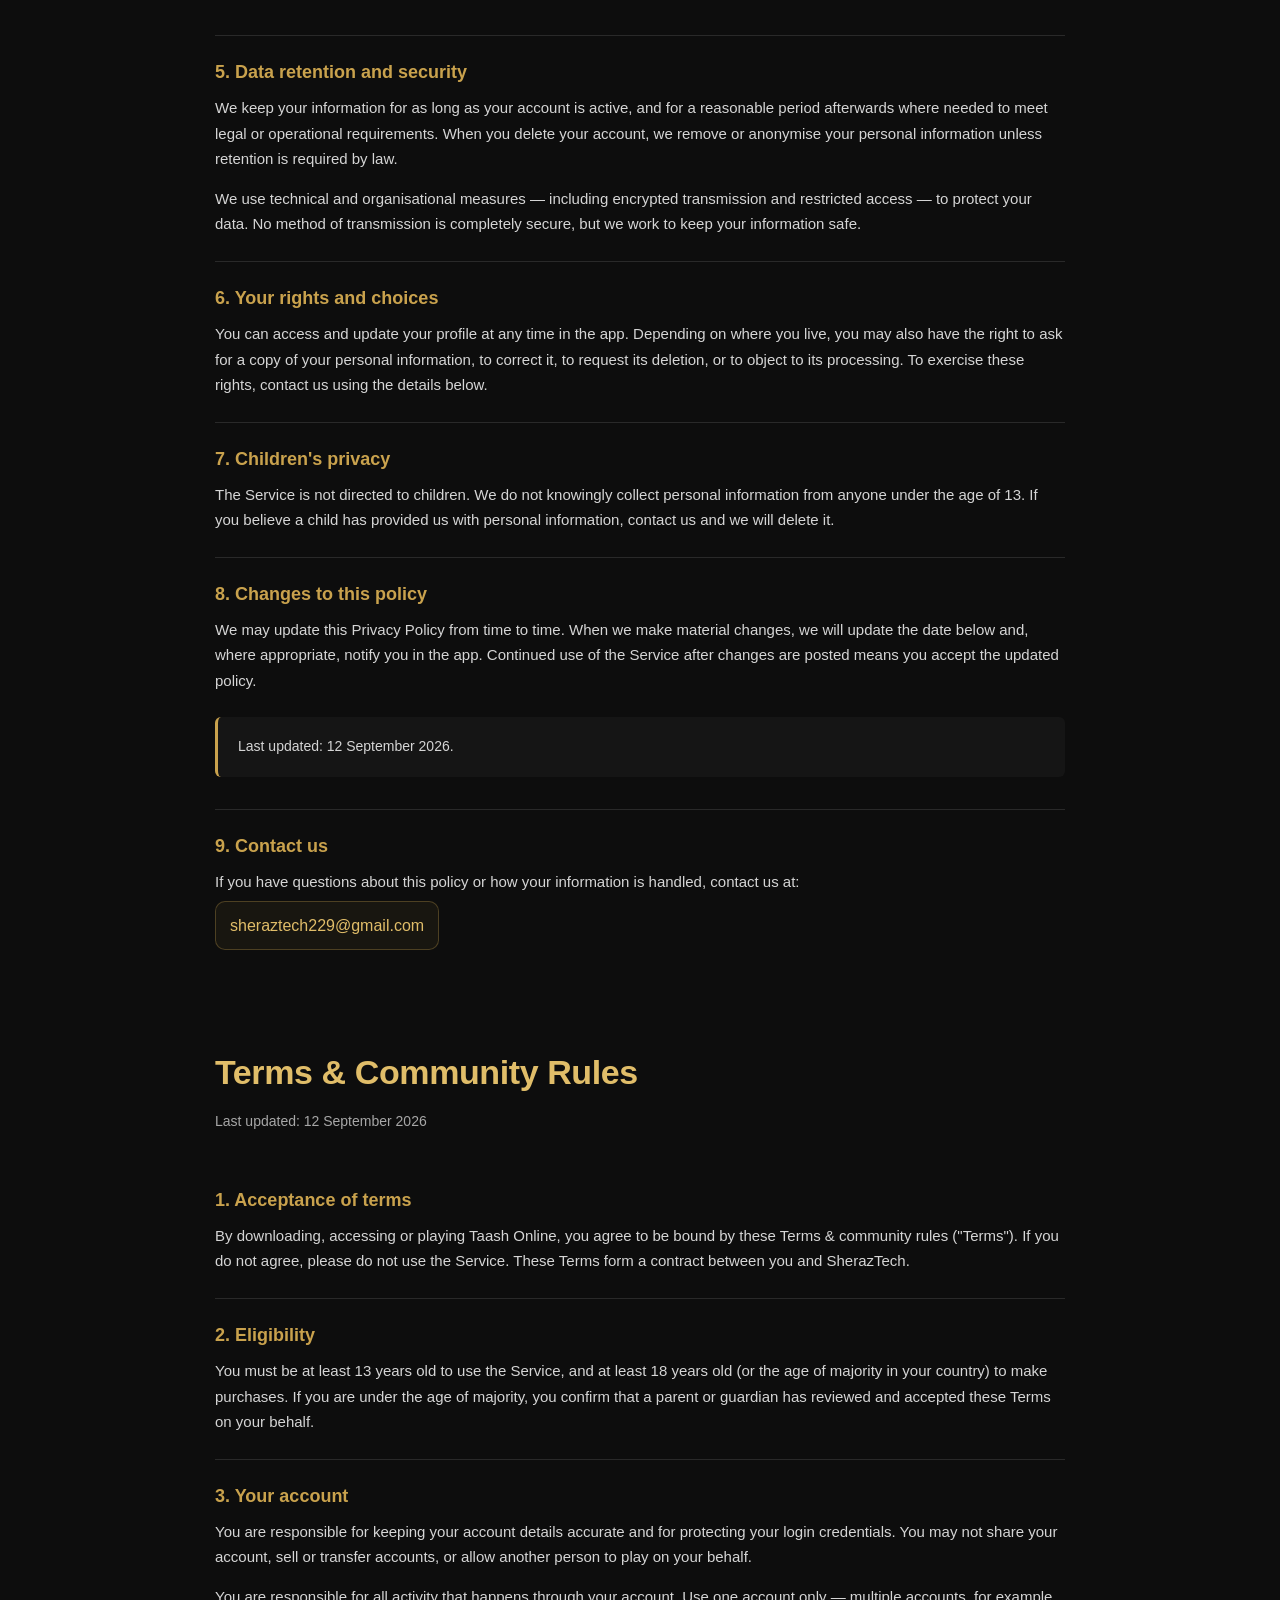
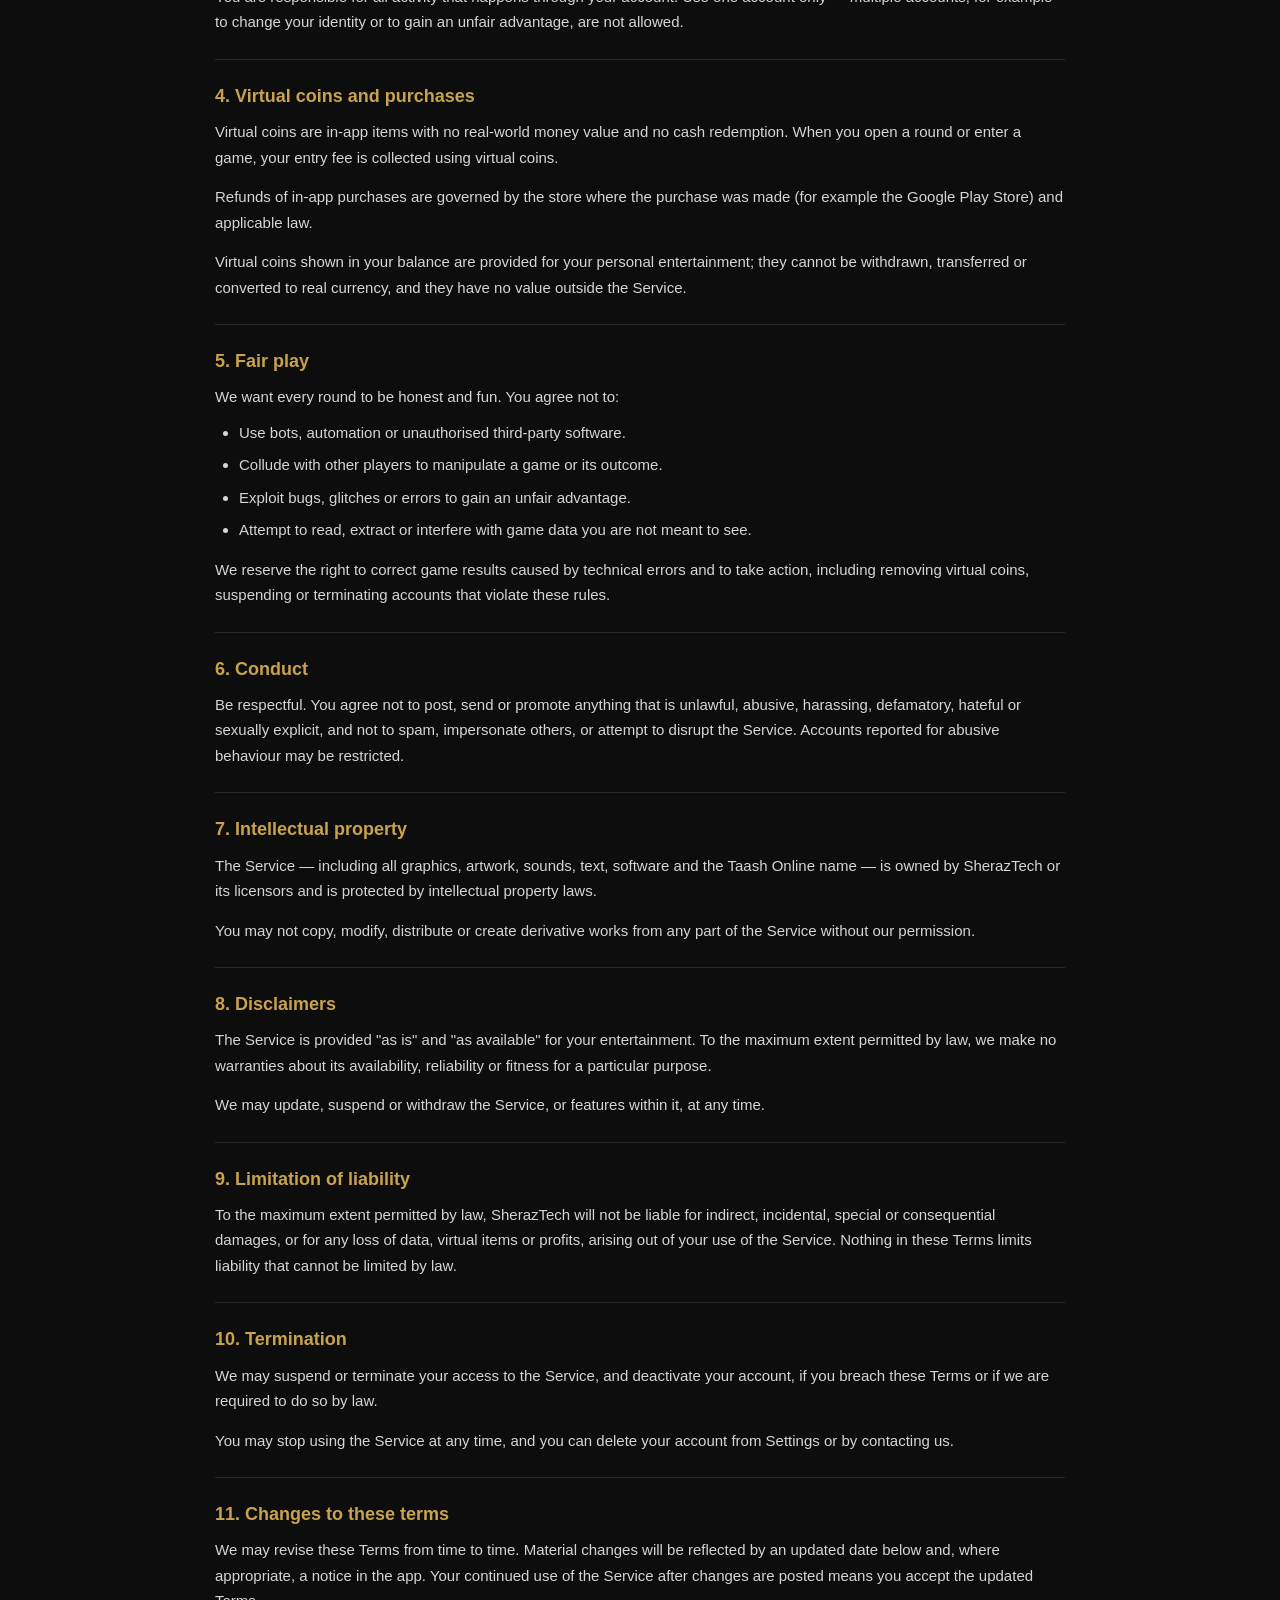
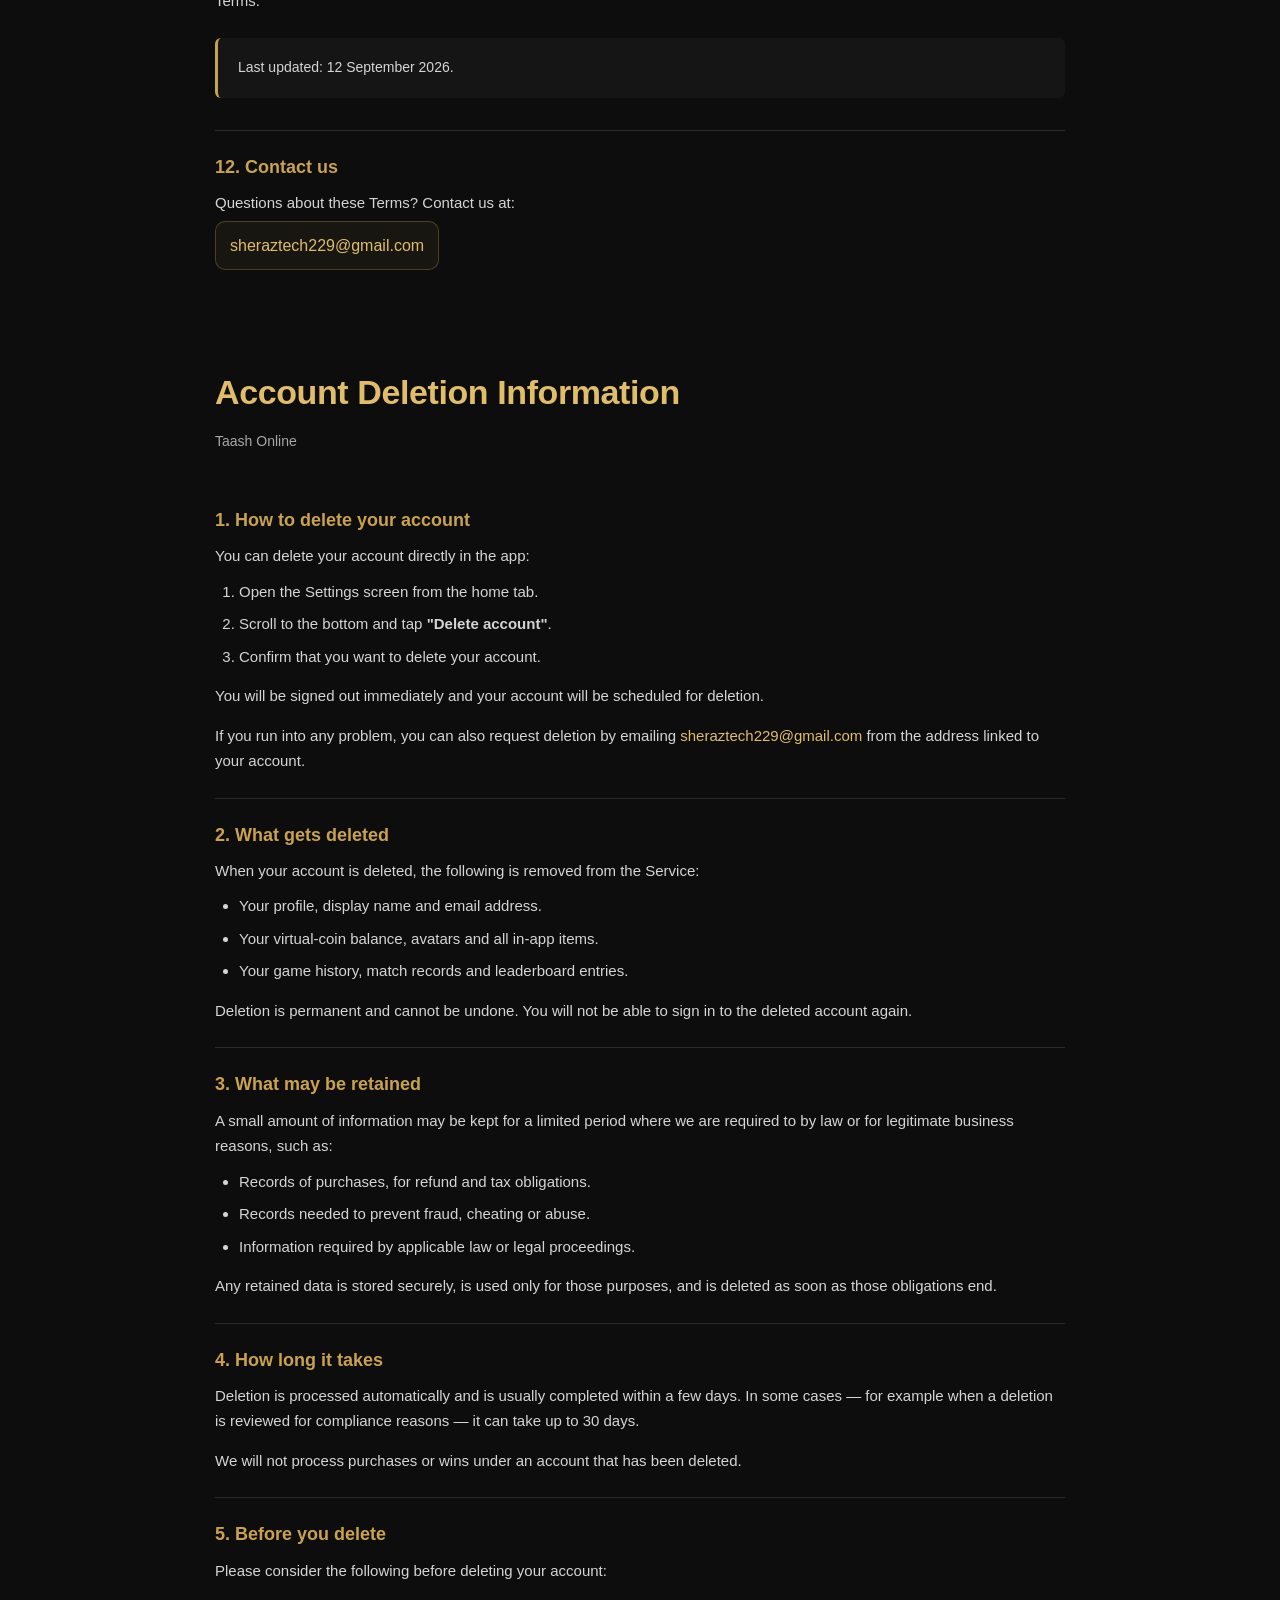
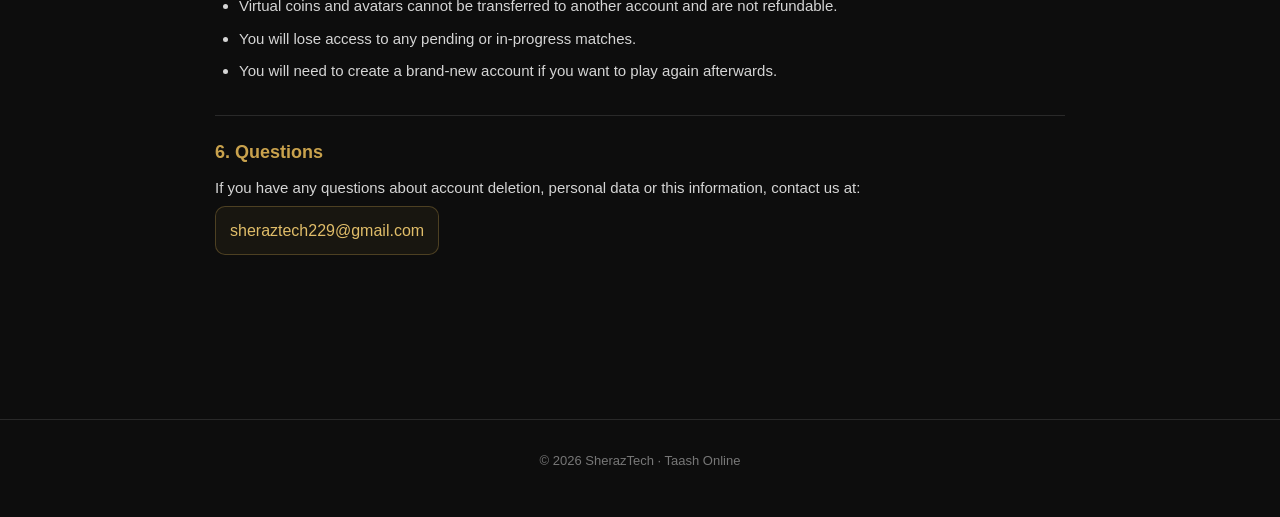
<file: legal/index.html>
<!DOCTYPE html>
<html lang="en">
<head>
  <meta charset="UTF-8">
  <meta name="viewport" content="width=device-width, initial-scale=1.0">
  <meta name="description" content="Taash Online Privacy Policy, Terms & Community Rules, and Account Deletion Information.">
  <title>Taash Online — Legal</title>

  <style>
    :root {
      --bg: #0d0d0d;
      --surface: #151515;
      --surface-hover: #1c1c1c;
      --border: #292929;
      --gold: #c9a24d;
      --gold-light: #e0bd69;
      --text: #eeeeee;
      --muted: #a7a7a7;
      --max-width: 850px;
    }

    * {
      box-sizing: border-box;
    }

    html {
      scroll-behavior: smooth;
    }

    body {
      margin: 0;
      background: var(--bg);
      color: var(--text);
      font-family:
        Inter,
        -apple-system,
        BlinkMacSystemFont,
        "Segoe UI",
        Roboto,
        Helvetica,
        Arial,
        sans-serif;
      line-height: 1.7;
    }

    a {
      color: var(--gold-light);
      text-decoration: none;
    }

    a:hover {
      text-decoration: underline;
    }

    .container {
      width: min(100% - 32px, var(--max-width));
      margin: 0 auto;
    }

    header {
      padding: 64px 0 42px;
      text-align: center;
      border-bottom: 1px solid var(--border);
    }

    .logo {
      width: 72px;
      height: 72px;
      margin: 0 auto 18px;
      border-radius: 18px;
      background: linear-gradient(135deg, #d5ad57, #98752d);
      display: flex;
      align-items: center;
      justify-content: center;
      color: #111;
      font-size: 34px;
      font-weight: 900;
      box-shadow: 0 10px 30px rgba(0, 0, 0, 0.35);
    }

    header h1 {
      margin: 0;
      font-size: clamp(30px, 6vw, 44px);
      letter-spacing: -1px;
    }

    header p {
      margin: 8px 0 0;
      color: var(--muted);
      font-size: 15px;
    }

    .tabs {
      position: sticky;
      top: 0;
      z-index: 10;
      background: rgba(13, 13, 13, 0.94);
      backdrop-filter: blur(12px);
      border-bottom: 1px solid var(--border);
    }

    .tabs-inner {
      display: flex;
      gap: 8px;
      overflow-x: auto;
      padding: 12px 0;
      scrollbar-width: none;
    }

    .tabs-inner::-webkit-scrollbar {
      display: none;
    }

    .tab {
      flex: 0 0 auto;
      padding: 9px 14px;
      border: 1px solid var(--border);
      border-radius: 999px;
      background: var(--surface);
      color: var(--muted);
      font-size: 13px;
      font-weight: 600;
    }

    .tab:hover {
      background: var(--surface-hover);
      color: var(--text);
      text-decoration: none;
      border-color: #3a3a3a;
    }

    main {
      padding: 42px 0 70px;
    }

    section.document {
      scroll-margin-top: 80px;
      margin-bottom: 70px;
    }

    .document-header {
      margin-bottom: 30px;
    }

    .document-header h2 {
      margin: 0 0 8px;
      font-size: clamp(25px, 5vw, 34px);
      color: var(--gold-light);
      letter-spacing: -0.4px;
    }

    .document-header p {
      margin: 0;
      color: var(--muted);
      font-size: 14px;
    }

    .legal-section {
      padding: 24px 0;
      border-bottom: 1px solid var(--border);
    }

    .legal-section:last-child {
      border-bottom: none;
    }

    .legal-section h3 {
      margin: 0 0 10px;
      color: var(--gold);
      font-size: 18px;
      line-height: 1.4;
    }

    .legal-section p {
      margin: 0;
      color: #d5d5d5;
      font-size: 15px;
    }

    ul,
    ol {
      margin: 10px 0 0;
      padding-left: 24px;
      color: #d5d5d5;
      font-size: 15px;
    }

    li {
      margin: 7px 0;
    }

    .contact {
      display: inline-block;
      margin-top: 6px;
      padding: 10px 14px;
      border: 1px solid rgba(201, 162, 77, 0.3);
      border-radius: 10px;
      background: rgba(201, 162, 77, 0.06);
    }

    .notice {
      padding: 18px 20px;
      margin: 24px 0 8px;
      border-left: 3px solid var(--gold);
      border-radius: 6px;
      background: var(--surface);
      color: #d5d5d5;
      font-size: 14px;
    }

    footer {
      padding: 30px 0 45px;
      border-top: 1px solid var(--border);
      text-align: center;
      color: #777;
      font-size: 13px;
    }

    @media (max-width: 600px) {
      header {
        padding: 45px 0 32px;
      }

      .container {
        width: min(100% - 24px, var(--max-width));
      }

      main {
        padding-top: 30px;
      }

      .legal-section {
        padding: 20px 0;
      }

      .legal-section p,
      ul,
      ol {
        font-size: 14px;
      }
    }
  </style>
</head>

<body>

<header>
  <div class="container">
    <div class="logo">T</div>
    <h1>Taash Online</h1>
    <p>Legal Information</p>
  </div>
</header>

<nav class="tabs">
  <div class="container tabs-inner">
    <a class="tab" href="#privacy">Privacy Policy</a>
    <a class="tab" href="#terms">Terms & Rules</a>
    <a class="tab" href="#deletion">Account Deletion</a>
  </div>
</nav>

<main>
  <div class="container">

    <!-- ========================= -->
    <!-- PRIVACY POLICY -->
    <!-- ========================= -->

    <section class="document" id="privacy">

      <div class="document-header">
        <h2>Privacy Policy</h2>
        <p>Last updated: 12 September 2026</p>
      </div>

      <div class="legal-section">
        <h3>1. Introduction</h3>
        <p>
          Taash Online ("the Service") is a card game application developed
          and operated by SherazTech. This Privacy Policy explains what
          information we collect when you use the Service, how we use and
          protect it, and the choices you have. By creating an account and
          using the Service, you agree to the practices described in this
          policy.
        </p>
      </div>

      <div class="legal-section">
        <h3>2. Information we collect</h3>
        <p>
          We collect the information you give us directly and information
          generated while you play:
        </p>

        <ul>
          <li>
            <strong>Account information:</strong>
            the display name, email address, country and avatar you choose
            when you sign up or edit your profile.
          </li>

          <li>
            <strong>Game data:</strong>
            your matches, scores, virtual-coin balance, profile avatars and
            other items you earn or buy.
          </li>

          <li>
            <strong>Device and usage information:</strong>
            the type of device and operating system you use, app version,
            and anonymous usage statistics we use to diagnose issues and
            improve the Service.
          </li>

          <li>
            <strong>Communications:</strong>
            messages you send us, for example when you contact customer
            support.
          </li>
        </ul>

        <p style="margin-top: 14px;">
          We do not collect or store payment card numbers. In-app purchases
          of virtual coins are processed by the store you purchased through
          (such as the Google Play Store), which provides us only the
          information needed to credit your account.
        </p>
      </div>

      <div class="legal-section">
        <h3>3. How we use your information</h3>

        <p>We use your information to:</p>

        <ul>
          <li>Create and manage your account and keep your progress saved.</li>
          <li>
            Provide, maintain and improve the Service, including matchmaking,
            leaderboards and game features.
          </li>
          <li>
            Respond to your support requests and communicate with you about
            your account.
          </li>
          <li>
            Keep the Service secure, prevent fraud, cheating and abuse, and
            enforce our rules.
          </li>
          <li>Comply with applicable laws and regulations.</li>
        </ul>

        <p style="margin-top: 14px;">
          We process your information only for the purposes described here,
          and for no longer than necessary.
        </p>
      </div>

      <div class="legal-section">
        <h3>4. Sharing your information</h3>

        <p>
          We do not sell your personal information. We share it only in these
          limited circumstances:
        </p>

        <ul>
          <li>
            With service providers that help us operate the Service
            (for example hosting and analytics), who are bound by
            confidentiality and may use your data only on our behalf.
          </li>

          <li>
            With law enforcement or other authorities when we are legally
            required to do so.
          </li>

          <li>
            In connection with a merger, sale or transfer of assets, where
            the recipient agrees to protect your information under the terms
            of this policy.
          </li>
        </ul>
      </div>

      <div class="legal-section">
        <h3>5. Data retention and security</h3>

        <p>
          We keep your information for as long as your account is active,
          and for a reasonable period afterwards where needed to meet legal
          or operational requirements. When you delete your account, we
          remove or anonymise your personal information unless retention is
          required by law.
        </p>

        <p style="margin-top: 14px;">
          We use technical and organisational measures — including encrypted
          transmission and restricted access — to protect your data. No
          method of transmission is completely secure, but we work to keep
          your information safe.
        </p>
      </div>

      <div class="legal-section">
        <h3>6. Your rights and choices</h3>

        <p>
          You can access and update your profile at any time in the app.
          Depending on where you live, you may also have the right to ask
          for a copy of your personal information, to correct it, to request
          its deletion, or to object to its processing. To exercise these
          rights, contact us using the details below.
        </p>
      </div>

      <div class="legal-section">
        <h3>7. Children's privacy</h3>

        <p>
          The Service is not directed to children. We do not knowingly
          collect personal information from anyone under the age of 13.
          If you believe a child has provided us with personal information,
          contact us and we will delete it.
        </p>
      </div>

      <div class="legal-section">
        <h3>8. Changes to this policy</h3>

        <p>
          We may update this Privacy Policy from time to time. When we make
          material changes, we will update the date below and, where
          appropriate, notify you in the app. Continued use of the Service
          after changes are posted means you accept the updated policy.
        </p>

        <div class="notice">
          Last updated: 12 September 2026.
        </div>
      </div>

      <div class="legal-section">
        <h3>9. Contact us</h3>

        <p>
          If you have questions about this policy or how your information
          is handled, contact us at:
        </p>

        <div class="contact">
          <a href="mailto:sheraztech229@gmail.com">
            sheraztech229@gmail.com
          </a>
        </div>
      </div>

    </section>


    <!-- ========================= -->
    <!-- TERMS & COMMUNITY RULES -->
    <!-- ========================= -->

    <section class="document" id="terms">

      <div class="document-header">
        <h2>Terms & Community Rules</h2>
        <p>Last updated: 12 September 2026</p>
      </div>

      <div class="legal-section">
        <h3>1. Acceptance of terms</h3>

        <p>
          By downloading, accessing or playing Taash Online, you agree to be
          bound by these Terms & community rules ("Terms"). If you do not
          agree, please do not use the Service. These Terms form a contract
          between you and SherazTech.
        </p>
      </div>

      <div class="legal-section">
        <h3>2. Eligibility</h3>

        <p>
          You must be at least 13 years old to use the Service, and at least
          18 years old (or the age of majority in your country) to make
          purchases. If you are under the age of majority, you confirm that
          a parent or guardian has reviewed and accepted these Terms on
          your behalf.
        </p>
      </div>

      <div class="legal-section">
        <h3>3. Your account</h3>

        <p>
          You are responsible for keeping your account details accurate and
          for protecting your login credentials. You may not share your
          account, sell or transfer accounts, or allow another person to
          play on your behalf.
        </p>

        <p style="margin-top: 14px;">
          You are responsible for all activity that happens through your
          account. Use one account only — multiple accounts, for example to
          change your identity or to gain an unfair advantage, are not
          allowed.
        </p>
      </div>

      <div class="legal-section">
        <h3>4. Virtual coins and purchases</h3>

        <p>
          Virtual coins are in-app items with no real-world money value and
          no cash redemption. When you open a round or enter a game, your
          entry fee is collected using virtual coins.
        </p>

        <p style="margin-top: 14px;">
          Refunds of in-app purchases are governed by the store where the
          purchase was made (for example the Google Play Store) and
          applicable law.
        </p>

        <p style="margin-top: 14px;">
          Virtual coins shown in your balance are provided for your personal
          entertainment; they cannot be withdrawn, transferred or converted
          to real currency, and they have no value outside the Service.
        </p>
      </div>

      <div class="legal-section">
        <h3>5. Fair play</h3>

        <p>
          We want every round to be honest and fun. You agree not to:
        </p>

        <ul>
          <li>Use bots, automation or unauthorised third-party software.</li>
          <li>
            Collude with other players to manipulate a game or its outcome.
          </li>
          <li>
            Exploit bugs, glitches or errors to gain an unfair advantage.
          </li>
          <li>
            Attempt to read, extract or interfere with game data you are not
            meant to see.
          </li>
        </ul>

        <p style="margin-top: 14px;">
          We reserve the right to correct game results caused by technical
          errors and to take action, including removing virtual coins,
          suspending or terminating accounts that violate these rules.
        </p>
      </div>

      <div class="legal-section">
        <h3>6. Conduct</h3>

        <p>
          Be respectful. You agree not to post, send or promote anything
          that is unlawful, abusive, harassing, defamatory, hateful or
          sexually explicit, and not to spam, impersonate others, or attempt
          to disrupt the Service. Accounts reported for abusive behaviour
          may be restricted.
        </p>
      </div>

      <div class="legal-section">
        <h3>7. Intellectual property</h3>

        <p>
          The Service — including all graphics, artwork, sounds, text,
          software and the Taash Online name — is owned by SherazTech or its
          licensors and is protected by intellectual property laws.
        </p>

        <p style="margin-top: 14px;">
          You may not copy, modify, distribute or create derivative works
          from any part of the Service without our permission.
        </p>
      </div>

      <div class="legal-section">
        <h3>8. Disclaimers</h3>

        <p>
          The Service is provided "as is" and "as available" for your
          entertainment. To the maximum extent permitted by law, we make no
          warranties about its availability, reliability or fitness for a
          particular purpose.
        </p>

        <p style="margin-top: 14px;">
          We may update, suspend or withdraw the Service, or features within
          it, at any time.
        </p>
      </div>

      <div class="legal-section">
        <h3>9. Limitation of liability</h3>

        <p>
          To the maximum extent permitted by law, SherazTech will not be
          liable for indirect, incidental, special or consequential damages,
          or for any loss of data, virtual items or profits, arising out of
          your use of the Service. Nothing in these Terms limits liability
          that cannot be limited by law.
        </p>
      </div>

      <div class="legal-section">
        <h3>10. Termination</h3>

        <p>
          We may suspend or terminate your access to the Service, and
          deactivate your account, if you breach these Terms or if we are
          required to do so by law.
        </p>

        <p style="margin-top: 14px;">
          You may stop using the Service at any time, and you can delete
          your account from Settings or by contacting us.
        </p>
      </div>

      <div class="legal-section">
        <h3>11. Changes to these terms</h3>

        <p>
          We may revise these Terms from time to time. Material changes will
          be reflected by an updated date below and, where appropriate, a
          notice in the app. Your continued use of the Service after changes
          are posted means you accept the updated Terms.
        </p>

        <div class="notice">
          Last updated: 12 September 2026.
        </div>
      </div>

      <div class="legal-section">
        <h3>12. Contact us</h3>

        <p>
          Questions about these Terms? Contact us at:
        </p>

        <div class="contact">
          <a href="mailto:sheraztech229@gmail.com">
            sheraztech229@gmail.com
          </a>
        </div>
      </div>

    </section>


    <!-- ========================= -->
    <!-- ACCOUNT DELETION -->
    <!-- ========================= -->

    <section class="document" id="deletion">

      <div class="document-header">
        <h2>Account Deletion Information</h2>
        <p>Taash Online</p>
      </div>

      <div class="legal-section">
        <h3>1. How to delete your account</h3>

        <p>
          You can delete your account directly in the app:
        </p>

        <ol>
          <li>Open the Settings screen from the home tab.</li>
          <li>Scroll to the bottom and tap <strong>"Delete account"</strong>.</li>
          <li>Confirm that you want to delete your account.</li>
        </ol>

        <p style="margin-top: 14px;">
          You will be signed out immediately and your account will be
          scheduled for deletion.
        </p>

        <p style="margin-top: 14px;">
          If you run into any problem, you can also request deletion by
          emailing
          <a href="mailto:sheraztech229@gmail.com">
            sheraztech229@gmail.com
          </a>
          from the address linked to your account.
        </p>
      </div>

      <div class="legal-section">
        <h3>2. What gets deleted</h3>

        <p>
          When your account is deleted, the following is removed from the
          Service:
        </p>

        <ul>
          <li>Your profile, display name and email address.</li>
          <li>Your virtual-coin balance, avatars and all in-app items.</li>
          <li>Your game history, match records and leaderboard entries.</li>
        </ul>

        <p style="margin-top: 14px;">
          Deletion is permanent and cannot be undone. You will not be able
          to sign in to the deleted account again.
        </p>
      </div>

      <div class="legal-section">
        <h3>3. What may be retained</h3>

        <p>
          A small amount of information may be kept for a limited period
          where we are required to by law or for legitimate business
          reasons, such as:
        </p>

        <ul>
          <li>Records of purchases, for refund and tax obligations.</li>
          <li>Records needed to prevent fraud, cheating or abuse.</li>
          <li>
            Information required by applicable law or legal proceedings.
          </li>
        </ul>

        <p style="margin-top: 14px;">
          Any retained data is stored securely, is used only for those
          purposes, and is deleted as soon as those obligations end.
        </p>
      </div>

      <div class="legal-section">
        <h3>4. How long it takes</h3>

        <p>
          Deletion is processed automatically and is usually completed within
          a few days. In some cases — for example when a deletion is reviewed
          for compliance reasons — it can take up to 30 days.
        </p>

        <p style="margin-top: 14px;">
          We will not process purchases or wins under an account that has
          been deleted.
        </p>
      </div>

      <div class="legal-section">
        <h3>5. Before you delete</h3>

        <p>
          Please consider the following before deleting your account:
        </p>

        <ul>
          <li>
            Virtual coins and avatars cannot be transferred to another
            account and are not refundable.
          </li>
          <li>
            You will lose access to any pending or in-progress matches.
          </li>
          <li>
            You will need to create a brand-new account if you want to play
            again afterwards.
          </li>
        </ul>
      </div>

      <div class="legal-section">
        <h3>6. Questions</h3>

        <p>
          If you have any questions about account deletion, personal data
          or this information, contact us at:
        </p>

        <div class="contact">
          <a href="mailto:sheraztech229@gmail.com">
            sheraztech229@gmail.com
          </a>
        </div>
      </div>

    </section>

  </div>
</main>

<footer>
  <div class="container">
    © 2026 SherazTech · Taash Online
  </div>
</footer>

</body>
</html>
</file>
<file: style.css>
/* =========================================================
   RAZ0229.NET — stylesheet
   A loving throwback to circa-2002 personal homepages.
   Fonts: Verdana / Arial / Tahoma — the only fonts anyone had.
   ========================================================= */

* {
  box-sizing: border-box;
}

html, body {
  margin: 0;
  padding: 0;
}

body {
  font-family: Verdana, Arial, Tahoma, sans-serif;
  font-size: 12px;
  color: #000000;
  background-color: #6e7f99;
  /* tiled "marble" background, old-school style, built with CSS instead of a gif */
  background-image:
    repeating-linear-gradient(45deg, rgba(255,255,255,0.05) 0px, rgba(255,255,255,0.05) 2px, transparent 2px, transparent 6px),
    linear-gradient(#7c8db3, #57678a);
  background-attachment: fixed;
  line-height: 1.45;
}

a {
  color: #0000EE;
  text-decoration: underline;
}
a:visited {
  color: #551A8B;
}
a:hover {
  color: #FF0000;
}

img {
  max-width: 100%;
  height: auto;
}

/* ---------- page wrapper (fixed-ish width container) ---------- */
#pageWrapper {
  max-width: 780px;
  margin: 10px auto;
  background-color: #f2f2ec;
  border: 2px solid #000000;
  box-shadow: 4px 4px 0px rgba(0,0,0,0.35);
}

/* ---------- fake browser chrome bar for nostalgia ---------- */
.fakeTitleBar {
  background: linear-gradient(#0a246a, #a6caf0 50%, #0a246a);
  color: #fff;
  font-weight: bold;
  font-size: 11px;
  padding: 3px 6px;
  display: flex;
  justify-content: space-between;
  align-items: center;
  font-family: Tahoma, Arial, sans-serif;
}
.fakeTitleBar .winBtns span {
  display: inline-block;
  width: 14px;
  height: 12px;
  background: #d4d0c8;
  border: 1px outset #fff;
  color: #000;
  text-align: center;
  line-height: 12px;
  font-size: 9px;
  margin-left: 2px;
  font-weight: bold;
}

/* ---------- header ---------- */
header#siteHeader {
  background: #003366 url("data:image/svg+xml,%3Csvg xmlns='http://www.w3.org/2000/svg' width='4' height='4'%3E%3Crect width='4' height='4' fill='%23003366'/%3E%3Cpath d='M0 0L4 4M4 0L0 4' stroke='%23274b78' stroke-width='0.5'/%3E%3C/svg%3E");
  color: #ffffff;
  padding: 10px 14px;
  border-bottom: 4px double #ffcc00;
}

.headerTop {
  display: flex;
  align-items: center;
  gap: 14px;
  flex-wrap: wrap;
}

.logoBlock h1 {
  margin: 0;
  font-family: "Courier New", monospace;
  font-size: 26px;
  letter-spacing: 1px;
  color: #ffcc00;
  text-shadow: 2px 2px 0 #000;
}

.logoBlock .tagline {
  margin: 2px 0 0 0;
  font-size: 11px;
  color: #d6e4ff;
  font-style: italic;
}

.underConstruction {
  margin-left: auto;
  background: #000;
  border: 2px solid #ffcc00;
  padding: 3px 6px;
  font-size: 10px;
  color: #ffcc00;
  font-weight: bold;
  white-space: nowrap;
}
.blinker {
  animation: blink 1s steps(1) infinite;
}
@keyframes blink {
  50% { opacity: 0; }
}

/* marquee-style ticker */
.tickerBar {
  margin-top: 8px;
  background: #000;
  color: #00ff66;
  font-family: "Courier New", monospace;
  font-size: 12px;
  padding: 3px 0;
  border: 1px inset #999;
  overflow: hidden;
  white-space: nowrap;
  position: relative;
}
.tickerBar .tickerTrack {
  display: inline-block;
  padding-left: 100%;
  animation: ticker 22s linear infinite;
}

@keyframes ticker {
  0% { transform: translateX(0); }
  100% { transform: translateX(-100%); }
}

/* ---------- nav bar ---------- */
nav#mainNav {
  background: #d4d0c8;
  border-top: 2px solid #fff;
  border-bottom: 2px solid #555;
  padding: 4px 6px;
}
nav#mainNav ul {
  list-style: none;
  margin: 0;
  padding: 0;
  display: flex;
  flex-wrap: wrap;
  gap: 4px;
}
nav#mainNav a.navBtn {
  display: inline-block;
  background: #d4d0c8;
  border: 2px outset #fff;
  color: #000080;
  text-decoration: none;
  font-weight: bold;
  font-size: 11px;
  padding: 4px 10px;
  font-family: Tahoma, Arial, sans-serif;
}
nav#mainNav a.navBtn:visited {
  color: #000080;
}
nav#mainNav a.navBtn:hover {
  background: #e8e6df;
}
nav#mainNav a.navBtn:active,
nav#mainNav a.navBtn.active {
  border-style: inset;
  background: #b8b4a8;
}

.navToggle {
  display: none;
  width: 100%;
  text-align: left;
  background: #d4d0c8;
  border: 2px outset #fff;
  font-weight: bold;
  padding: 6px 8px;
  font-family: Tahoma, Arial, sans-serif;
  font-size: 12px;
}

.breadcrumb {
  background: #fffbdd;
  border-bottom: 1px solid #ccc;
  font-size: 10px;
  padding: 3px 8px;
  color: #555;
  font-family: "Courier New", monospace;
}

/* ---------- layout: content table ---------- */
.contentArea {
  display: flex;
  align-items: flex-start;
  gap: 0;
}

main#mainColumn {
  flex: 1 1 70%;
  padding: 12px;
  min-width: 0;
  border-right: 1px dashed #999;
}

aside#sidebar {
  flex: 0 0 220px;
  padding: 12px 10px;
  background: #e7e7df;
}

/* ---------- generic boxed section ---------- */
.retroBox {
  border: 2px solid #000;
  background: #ffffff;
  margin-bottom: 16px;
}
.retroBox .boxTitle {
  background: linear-gradient(#4d6fa8, #24447a);
  color: #fff;
  font-weight: bold;
  font-size: 12px;
  padding: 4px 8px;
  font-family: Tahoma, Arial, sans-serif;
  border-bottom: 2px solid #000;
}
.retroBox .boxBody {
  padding: 10px;
}

.sectionHeading {
  font-family: "Times New Roman", serif;
  font-size: 20px;
  color: #003366;
  border-bottom: 3px double #003366;
  padding-bottom: 2px;
  margin: 4px 0 10px 0;
}

hr.old {
  border: none;
  border-top: 2px groove #99a;
  margin: 16px 0;
}

/* ---------- about / welcome ---------- */
.welcomeRow {
  display: flex;
  gap: 14px;
  flex-wrap: wrap;
  align-items: flex-start;
}
.pfpFrame {
  border: 3px ridge #7c8db3;
  padding: 3px;
  background: #fff;
  flex: 0 0 auto;
}
.pfpFrame img {
  display: block;
  width: 140px;
  height: 140px;
  object-fit: cover;
}
.welcomeText {
  flex: 1 1 260px;
}

.statusLine {
  font-size: 11px;
  color: #006600;
  font-weight: bold;
}
.dot {
  display: inline-block;
  width: 8px;
  height: 8px;
  border-radius: 50%;
  background: #00cc44;
  margin-right: 4px;
  animation: blink 1.4s steps(1) infinite;
}

/* ---------- news / updates ---------- */
ul.newsList {
  list-style: none;
  margin: 0;
  padding: 0;
}
ul.newsList li {
  border-bottom: 1px dotted #aaa;
  padding: 6px 2px;
}
ul.newsList li:last-child { border-bottom: none; }
.newsDate {
  display: inline-block;
  background: #003366;
  color: #fff;
  font-size: 10px;
  padding: 1px 5px;
  margin-right: 6px;
  font-family: "Courier New", monospace;
}
.newTag {
  color: #cc0000;
  font-weight: bold;
  font-size: 10px;
}

/* ---------- project cards ---------- */
.projectCard {
  border: 2px outset #a9bcd6;
  background: #fbfcff;
  margin-bottom: 14px;
  display: flex;
  gap: 10px;
  padding: 10px;
  flex-wrap: wrap;
}
.projectIcon {
  flex: 0 0 54px;
  width: 54px;
  height: 54px;
  background: #003366;
  color: #ffcc00;
  display: flex;
  align-items: center;
  justify-content: center;
  font-size: 26px;
  border: 2px inset #fff;
  font-family: Tahoma, sans-serif;
}
.projectInfo {
  flex: 1 1 220px;
  min-width: 0;
}
.projectInfo h3 {
  margin: 0 0 4px 0;
  color: #003366;
  font-size: 15px;
  font-family: Tahoma, Arial, sans-serif;
}
.projectInfo p {
  margin: 4px 0;
}
.tagRow {
  margin: 6px 0;
}
.tag {
  display: inline-block;
  background: #dfe8f6;
  border: 1px solid #7c8db3;
  color: #24447a;
  font-size: 10px;
  padding: 1px 6px;
  margin: 0 4px 4px 0;
  font-family: "Courier New", monospace;
}
.statBadge {
  display: inline-block;
  background: #fff8d8;
  border: 1px dashed #b9a24a;
  font-size: 10px;
  color: #6b5900;
  padding: 1px 6px;
  margin: 0 4px 4px 0;
}
.visitBtn {
  display: inline-block;
  margin-top: 4px;
  background: #d4d0c8;
  border: 2px outset #fff;
  color: #000080;
  font-weight: bold;
  font-size: 11px;
  padding: 3px 10px;
  text-decoration: none;
  font-family: Tahoma, Arial, sans-serif;
}
.visitBtn:hover { background: #e8e6df; }
.visitBtn:active { border-style: inset; }

/* small project list (other builds) */
.miniProject {
  border-bottom: 1px dotted #bbb;
  padding: 8px 2px;
}
.miniProject h4 {
  margin: 0 0 2px 0;
  font-size: 13px;
  color: #24447a;
}
.miniProject p {
  margin: 0 0 4px 0;
}

#moreProjectsWrap {
  display: none;
}

.toggleBtn {
  background: #d4d0c8;
  border: 2px outset #fff;
  font-weight: bold;
  padding: 5px 12px;
  font-family: Tahoma, Arial, sans-serif;
  font-size: 11px;
  cursor: pointer;
  color: #000080;
}
.toggleBtn:active { border-style: inset; }

/* ---------- skills table ---------- */
table.skillsTable {
  width: 100%;
  border-collapse: collapse;
  font-size: 11px;
}
table.skillsTable th {
  background: #003366;
  color: #fff;
  text-align: left;
  padding: 5px 7px;
  font-family: Tahoma, Arial, sans-serif;
}
table.skillsTable td {
  border: 1px solid #b7c3d9;
  padding: 6px 7px;
  vertical-align: top;
}
table.skillsTable tr:nth-child(even) td {
  background: #eef2fa;
}

/* ---------- education table ---------- */
table.eduTable {
  width: 100%;
  border-collapse: collapse;
  font-size: 11px;
}
table.eduTable th, table.eduTable td {
  border: 1px solid #999;
  padding: 6px;
  text-align: left;
}
table.eduTable th {
  background: #dfe8f6;
}

/* ---------- sidebar widgets ---------- */
.counterBox {
  text-align: center;
  background: #000;
  padding: 6px;
  border: 2px inset #666;
}
.counterDigits {
  font-family: "Courier New", monospace;
  background: #001a00;
  color: #00ff33;
  letter-spacing: 3px;
  font-size: 18px;
  padding: 4px 6px;
  border: 1px solid #003300;
  display: inline-block;
}
.counterLabel {
  color: #ccc;
  font-size: 9px;
  margin-top: 3px;
}

.clockBox {
  text-align: center;
  font-family: "Courier New", monospace;
  background: #111;
  color: #ffcc00;
  padding: 6px;
  border: 2px inset #666;
  font-size: 13px;
  margin-top: 8px;
}

ul.linkList {
  list-style: none;
  margin: 0;
  padding: 0;
  font-size: 11px;
}
ul.linkList li {
  padding: 3px 0;
  border-bottom: 1px dotted #bbb;
}
ul.linkList li::before {
  content: "» ";
  color: #003366;
  font-weight: bold;
}

.quoteBox p {
  font-style: italic;
  font-size: 11px;
  margin: 4px 0;
}
.quoteBox .quoteAuthor {
  text-align: right;
  font-size: 10px;
  color: #555;
}

.badgeRow {
  text-align: center;
  margin-top: 10px;
}
.badgeRow img.fakeBadge {
  border: 1px solid #999;
}

.fakeBadge88x31 {
  display: inline-block;
  width: 88px;
  height: 31px;
  background: repeating-linear-gradient(45deg,#003366,#003366 6px,#24447a 6px,#24447a 12px);
  color: #ffcc00;
  font-size: 9px;
  font-weight: bold;
  text-align: center;
  line-height: 31px;
  border: 1px solid #000;
  margin: 2px;
  font-family: Tahoma, sans-serif;
}

/* ---------- guestbook / contact ---------- */
.contactGrid {
  display: flex;
  gap: 14px;
  flex-wrap: wrap;
}
.contactList {
  flex: 1 1 220px;
}
.contactList table {
  border-collapse: collapse;
  font-size: 11px;
}
.contactList td {
  padding: 3px 6px;
  border-bottom: 1px dotted #ccc;
}

form#guestbookForm {
  flex: 1 1 260px;
}
form#guestbookForm label {
  display: block;
  font-weight: bold;
  font-size: 11px;
  margin: 6px 0 2px 0;
}
form#guestbookForm input[type="text"],
form#guestbookForm input[type="email"],
form#guestbookForm textarea {
  width: 100%;
  font-family: Verdana, Arial, sans-serif;
  font-size: 11px;
  padding: 4px;
  border: 2px inset #888;
  background: #fff;
}
form#guestbookForm textarea {
  resize: vertical;
  min-height: 60px;
}
.submitBtn {
  margin-top: 8px;
  background: #d4d0c8;
  border: 2px outset #fff;
  font-weight: bold;
  padding: 5px 16px;
  font-family: Tahoma, Arial, sans-serif;
  font-size: 12px;
  cursor: pointer;
  color: #000080;
}
.submitBtn:active { border-style: inset; }

#guestbookEntries {
  margin-top: 10px;
  max-height: 220px;
  overflow-y: auto;
  border: 1px inset #999;
  background: #fffef5;
  padding: 6px;
}
.guestEntry {
  border-bottom: 1px dashed #ccc;
  padding: 5px 2px;
  font-size: 11px;
}
.guestEntry b { color: #003366; }
.guestEntry .gDate { color: #888; font-size: 9px; }

/* retro popup / alert */
.retroAlertOverlay {
  position: fixed;
  inset: 0;
  background: rgba(0,0,0,0.4);
  display: none;
  align-items: center;
  justify-content: center;
  z-index: 999;
}
.retroAlertOverlay.show { display: flex; }
.retroAlertBox {
  width: 260px;
  background: #d4d0c8;
  border: 2px outset #fff;
  box-shadow: 3px 3px 0 rgba(0,0,0,0.5);
  font-family: Tahoma, Arial, sans-serif;
}
.retroAlertTitle {
  background: linear-gradient(#0a246a, #a6caf0 50%, #0a246a);
  color: #fff;
  font-weight: bold;
  font-size: 11px;
  padding: 3px 6px;
}
.retroAlertBody {
  padding: 14px 10px;
  font-size: 12px;
  text-align: center;
}
.retroAlertBtnWrap {
  text-align: center;
  padding-bottom: 12px;
}
.retroAlertBtnWrap button {
  background: #d4d0c8;
  border: 2px outset #fff;
  padding: 3px 18px;
  font-weight: bold;
  cursor: pointer;
}

/* loading splash */
#loadingSplash {
  position: fixed;
  inset: 0;
  background: #003366;
  color: #ffcc00;
  z-index: 1000;
  display: flex;
  flex-direction: column;
  align-items: center;
  justify-content: center;
  font-family: "Courier New", monospace;
  transition: opacity 0.4s ease;
}
#loadingSplash.hidden {
  opacity: 0;
  pointer-events: none;
}
.loadBarOuter {
  width: 240px;
  border: 2px inset #666;
  background: #000;
  height: 18px;
  margin-top: 10px;
}
.loadBarInner {
  height: 100%;
  width: 0%;
  background: repeating-linear-gradient(90deg,#00ff33,#00ff33 6px,#009922 6px,#009922 12px);
  transition: width 0.15s linear;
}
#skipLoading {
  margin-top: 12px;
  background: #d4d0c8;
  border: 2px outset #fff;
  padding: 3px 10px;
  cursor: pointer;
  font-family: Tahoma, sans-serif;
  font-size: 10px;
}

/* ---------- footer ---------- */
footer#siteFooter {
  background: #003366;
  color: #cdd9f0;
  text-align: center;
  font-size: 10px;
  padding: 12px;
  border-top: 4px double #ffcc00;
}
footer#siteFooter a {
  color: #ffcc00;
}
footer#siteFooter .footerBadges {
  margin: 8px 0;
}
footer#siteFooter .fineprint {
  color: #93a5cc;
  margin-top: 6px;
}

/* ---------- utility ---------- */
.center { text-align: center; }
.small { font-size: 10px; }
.hidden { display: none !important; }

/* =========================================================
   Responsive: collapse to single column on small screens,
   keep the retro visual language (borders/beveling/fonts)
   ========================================================= */
@media (max-width: 700px) {
  #pageWrapper {
    margin: 0;
    border-left: none;
    border-right: none;
  }
  .contentArea {
    flex-direction: column;
  }
  main#mainColumn {
    border-right: none;
    border-bottom: 2px dashed #999;
  }
  aside#sidebar {
    flex-basis: auto;
    width: 100%;
  }
  nav#mainNav ul {
    display: none;
    flex-direction: column;
  }
  nav#mainNav ul.open {
    display: flex;
  }
  nav#mainNav a.navBtn {
    display: block;
    text-align: left;
  }
  .navToggle {
    display: block;
  }
  .logoBlock h1 {
    font-size: 20px;
  }
  .welcomeRow {
    flex-direction: column;
    align-items: center;
    text-align: center;
  }
  .projectCard {
    flex-direction: column;
    align-items: flex-start;
  }
}

@media (max-width: 420px) {
  body { font-size: 12px; }
  .logoBlock h1 { font-size: 17px; }
  .underConstruction { margin-left: 0; }
}
</file>
